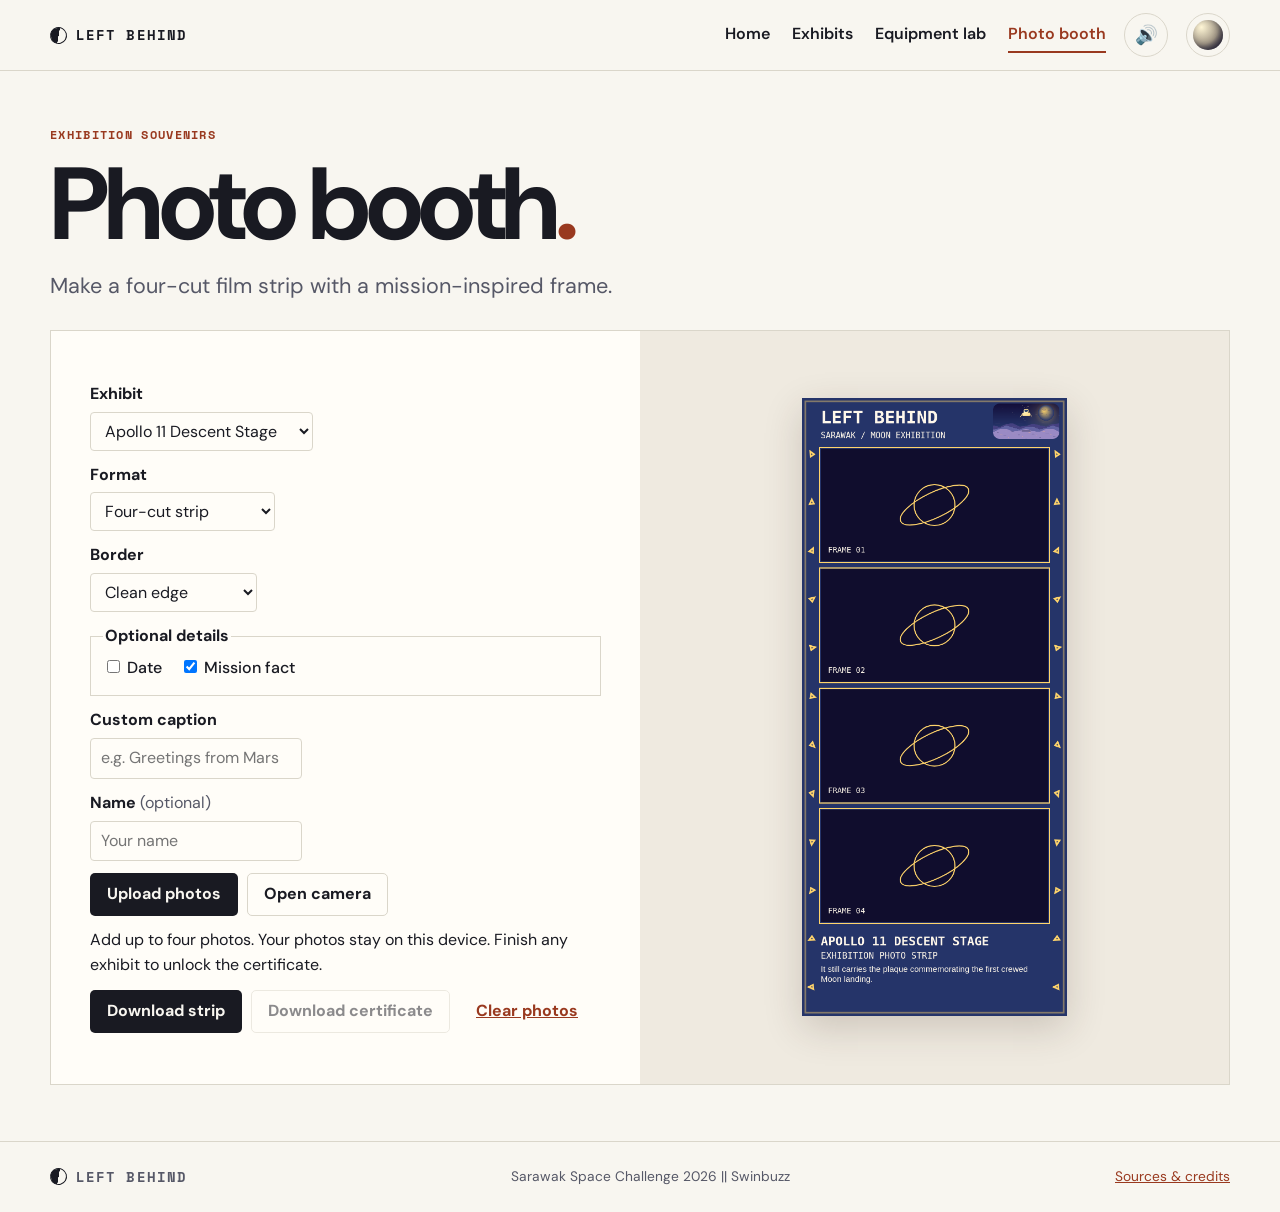
<file: booth.html>
<!doctype html>
<html lang="en"><head><meta charset="utf-8"><meta name="viewport" content="width=device-width, initial-scale=1"><meta name="theme-color" content="#f8f6f0"><title>Photo booth | Left Behind</title><link rel="stylesheet" href="assets/site.css?v=swinbuzz-2"><script defer src="assets/photos.js?v=swinbuzz-2"></script><script defer src="assets/exhibits.js"></script><script defer src="assets/cartoon.js?v=swinbuzz-2"></script><script defer src="assets/site.js?v=swinbuzz-3"></script></head>
<body><a class="skip" href="#main">Skip to content</a><header><div class="wrap header-inner"><a class="wordmark" href="index.html"><i aria-hidden="true"></i> LEFT BEHIND</a><nav aria-label="Main navigation"><a href="index.html">Home</a><a href="exhibits.html">Exhibits</a><a href="workshop.html">Equipment lab</a><a href="booth.html" aria-current="page">Photo booth</a></nav><button type="button" class="theme-orb" data-theme-switch aria-label="Change theme"><span aria-hidden="true"></span></button></div></header>
<main id="main" class="wrap"><section class="page-heading"><p class="kicker">EXHIBITION SOUVENIRS</p><h1>Photo booth<span>.</span></h1><p class="lede">Make a four-cut film strip with a mission-inspired frame.</p></section>
<section class="booth" data-booth><div class="booth-controls"><label for="booth-exhibit">Exhibit</label><select id="booth-exhibit"><option value="apollo-11">Apollo 11 Descent Stage</option><option value="apollo-14">Apollo 14 Golf Balls</option><option value="apollo-15">Apollo 15 Laser Reflector</option><option value="apollo-16">Apollo 16 Family Photo</option><option value="apollo-17">Apollo 17 Lunar Rover</option><option value="sojourner">Sojourner</option><option value="viking-1">Viking 1 Lander</option><option value="spirit">Spirit</option><option value="opportunity">Opportunity</option><option value="insight">InSight</option><option value="surveyor-3">Surveyor 3</option><option value="phoenix">Phoenix Lander</option><option value="ingenuity">Ingenuity Helicopter</option><option value="pioneer-10">Pioneer 10</option><option value="dawn">Dawn</option><option value="near-shoemaker">NEAR Shoemaker</option><option value="kepler">Kepler Space Telescope</option></select><label for="booth-size">Format</label><select id="booth-size"><option value="strip">Four-cut strip</option><option value="square">Square grid</option><option value="story">Vertical story (9:16)</option></select><label for="booth-border">Border</label><select id="booth-border"><option value="plain">Clean edge</option><option value="film">Film perforations</option><option value="stars">Star border</option></select><fieldset class="booth-addons"><legend>Optional details</legend><label><input type="checkbox" id="booth-date"> Date</label><label><input type="checkbox" id="booth-fact" checked> Mission fact</label></fieldset><label for="booth-caption">Custom caption</label><input id="booth-caption" maxlength="48" placeholder="e.g. Greetings from Mars"><label for="booth-name">Name <span>(optional)</span></label><input id="booth-name" maxlength="32" placeholder="Your name"><div class="actions"><label class="button primary upload">Upload photos<input id="photo-upload" type="file" accept="image/*" multiple></label><button type="button" id="start-camera" class="button subtle">Open camera</button><button type="button" id="capture-photo" class="button subtle" hidden>Take photo</button><button type="button" id="stop-camera" class="button subtle" hidden>Close camera</button></div><video id="booth-camera" playsinline autoplay muted hidden></video><p id="booth-status" role="status">Add up to four photos. Your photos stay on this device.</p><div class="actions"><button type="button" class="button primary" id="download-strip">Download strip</button><button type="button" class="button subtle" id="download-certificate">Download certificate</button><button type="button" class="button text-button" id="clear-photos">Clear photos</button></div></div><div class="booth-preview"><canvas id="strip" width="480" height="1120" aria-label="Four-frame photo strip preview"></canvas></div></section></main><footer><div class="wrap footer-inner"><a class="wordmark" href="index.html"><i aria-hidden="true"></i> LEFT BEHIND</a><span>Sarawak Space Challenge 2026 <span aria-hidden="true">||</span> Swinbuzz</span><a href="credits.html">Sources &amp; credits</a></div></footer></body></html>
</file>
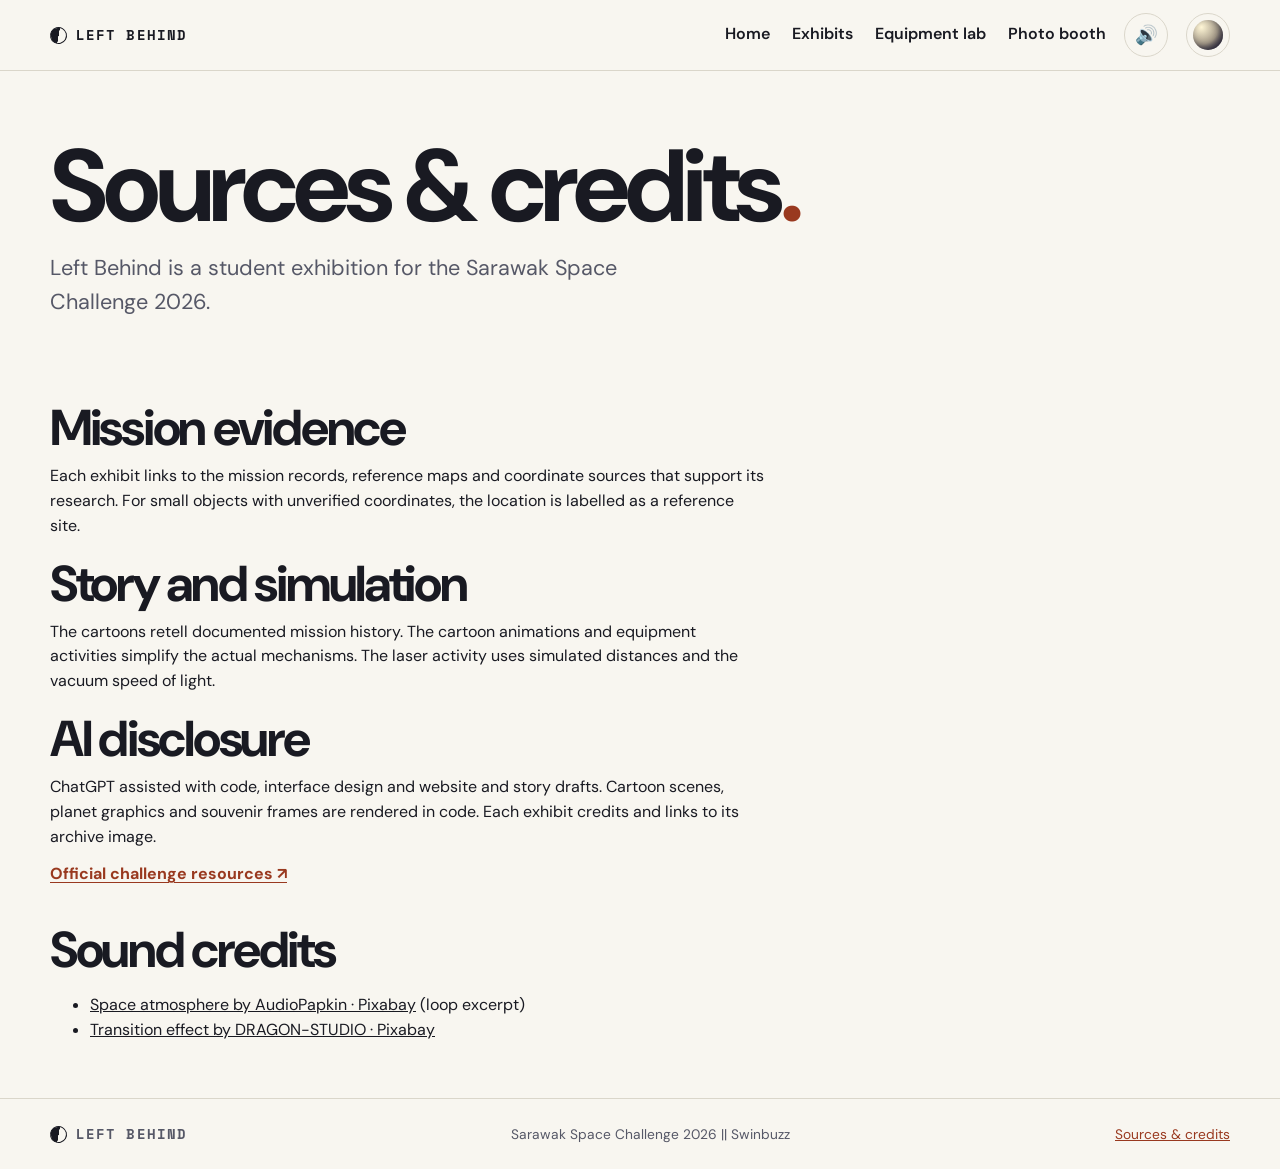
<file: credits.html>
<!doctype html>
<html lang="en"><head><meta charset="utf-8"><meta name="viewport" content="width=device-width, initial-scale=1"><meta name="theme-color" content="#f8f6f0"><title>Sources and credits | Left Behind</title><link rel="stylesheet" href="assets/site.css?v=swinbuzz-2"><script defer src="assets/photos.js?v=swinbuzz-2"></script><script defer src="assets/site.js?v=swinbuzz-2"></script></head>
<body><a class="skip" href="#main">Skip to content</a><header><div class="wrap header-inner"><a class="wordmark" href="index.html"><i aria-hidden="true"></i> LEFT BEHIND</a><nav aria-label="Main navigation"><a href="index.html">Home</a><a href="exhibits.html">Exhibits</a><a href="workshop.html">Equipment lab</a><a href="booth.html">Photo booth</a></nav><button type="button" class="theme-orb" data-theme-switch aria-label="Change theme"><span aria-hidden="true"></span></button></div></header>
<main id="main" class="wrap"><section class="page-heading"><h1>Sources &amp; credits<span>.</span></h1><p class="lede">Left Behind is a student exhibition for the Sarawak Space Challenge 2026.</p></section><section class="section credit-copy"><h2>Mission evidence</h2><p>Each exhibit links to the mission records, reference maps and coordinate sources that support its research. For small objects with unverified coordinates, the location is labelled as a reference site.</p><h2>Story and simulation</h2><p>The cartoons retell documented mission history. The cartoon animations and equipment activities simplify the actual mechanisms. The laser activity uses simulated distances and the vacuum speed of light.</p><h2>AI disclosure</h2><p>ChatGPT assisted with code, interface design and website and story drafts. Cartoon scenes, planet graphics and souvenir frames are rendered in code. Each exhibit credits and links to its archive image.</p><p><a class="inline-link" href="https://www.spaceappschallenge.org/2026/challenges/nasas-discarded-equipment-storytelling/?tab=resources" target="_blank" rel="noopener noreferrer">Official challenge resources ↗</a></p></section><h2>Sound credits</h2><ul><li><a href="https://pixabay.com/sound-effects/film-special-effects-ambient-soundscapes-001-space-atmosphere-303246/" target="_blank" rel="noopener noreferrer">Space atmosphere by AudioPapkin · Pixabay</a> (loop excerpt)</li><li><a href="https://pixabay.com/sound-effects/film-special-effects-flipping-book-page-499646/" target="_blank" rel="noopener noreferrer">Transition effect by DRAGON-STUDIO · Pixabay</a></li></ul></main><footer><div class="wrap footer-inner"><a class="wordmark" href="index.html"><i aria-hidden="true"></i> LEFT BEHIND</a><span>Sarawak Space Challenge 2026 <span aria-hidden="true">||</span> Swinbuzz</span><a href="credits.html">Sources &amp; credits</a></div></footer></body></html>
</file>
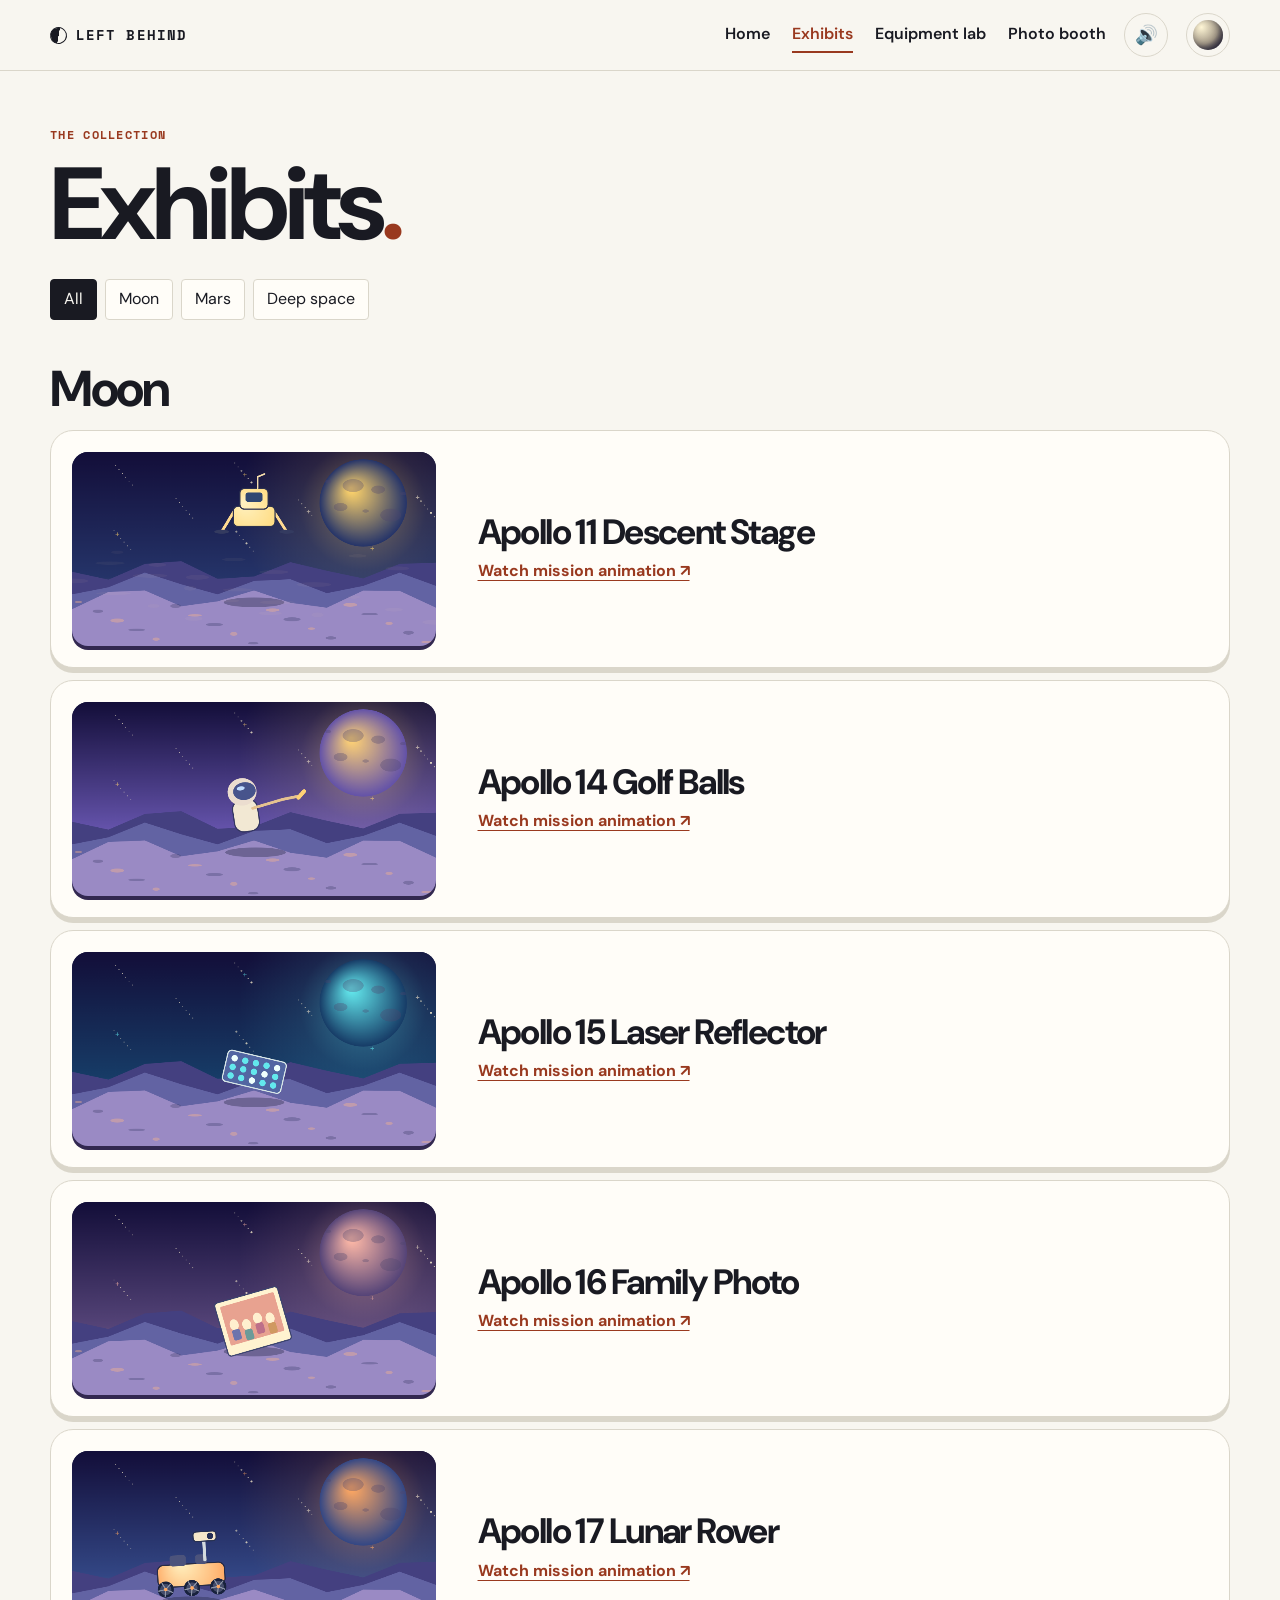
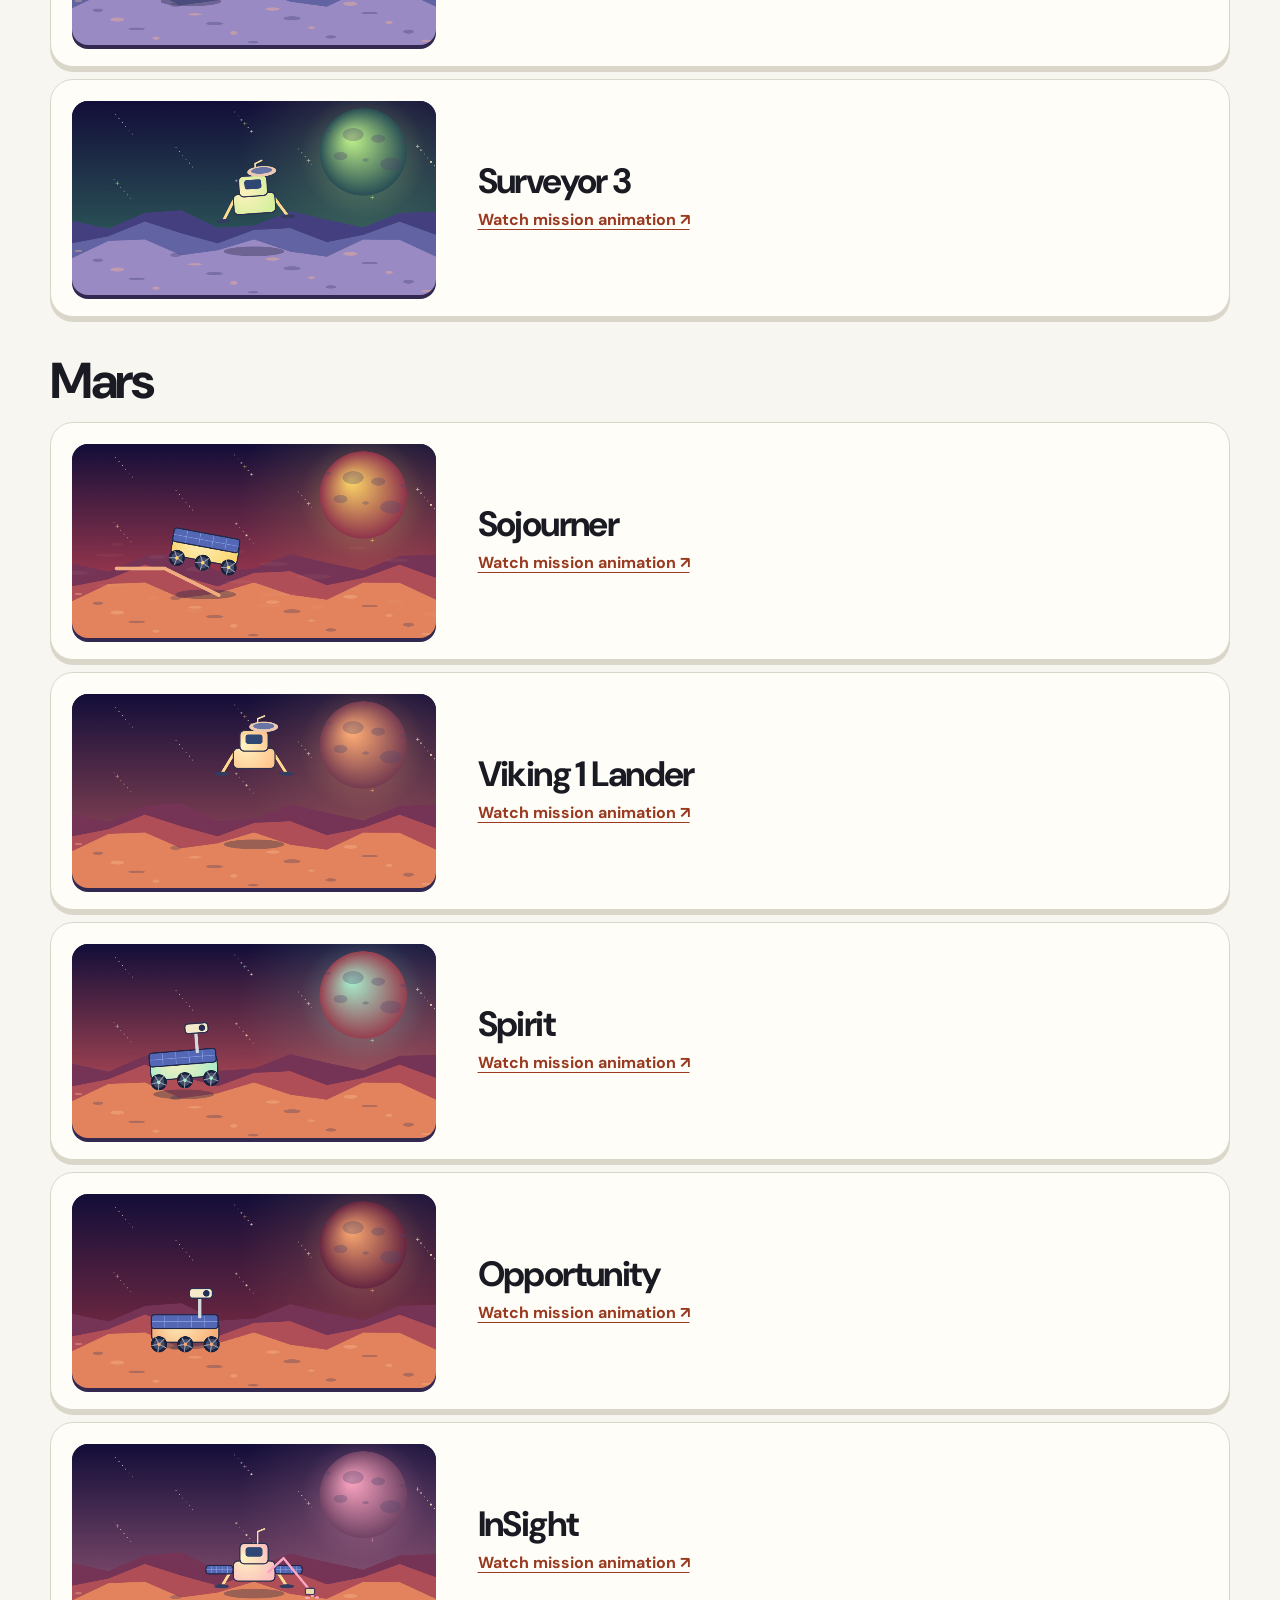
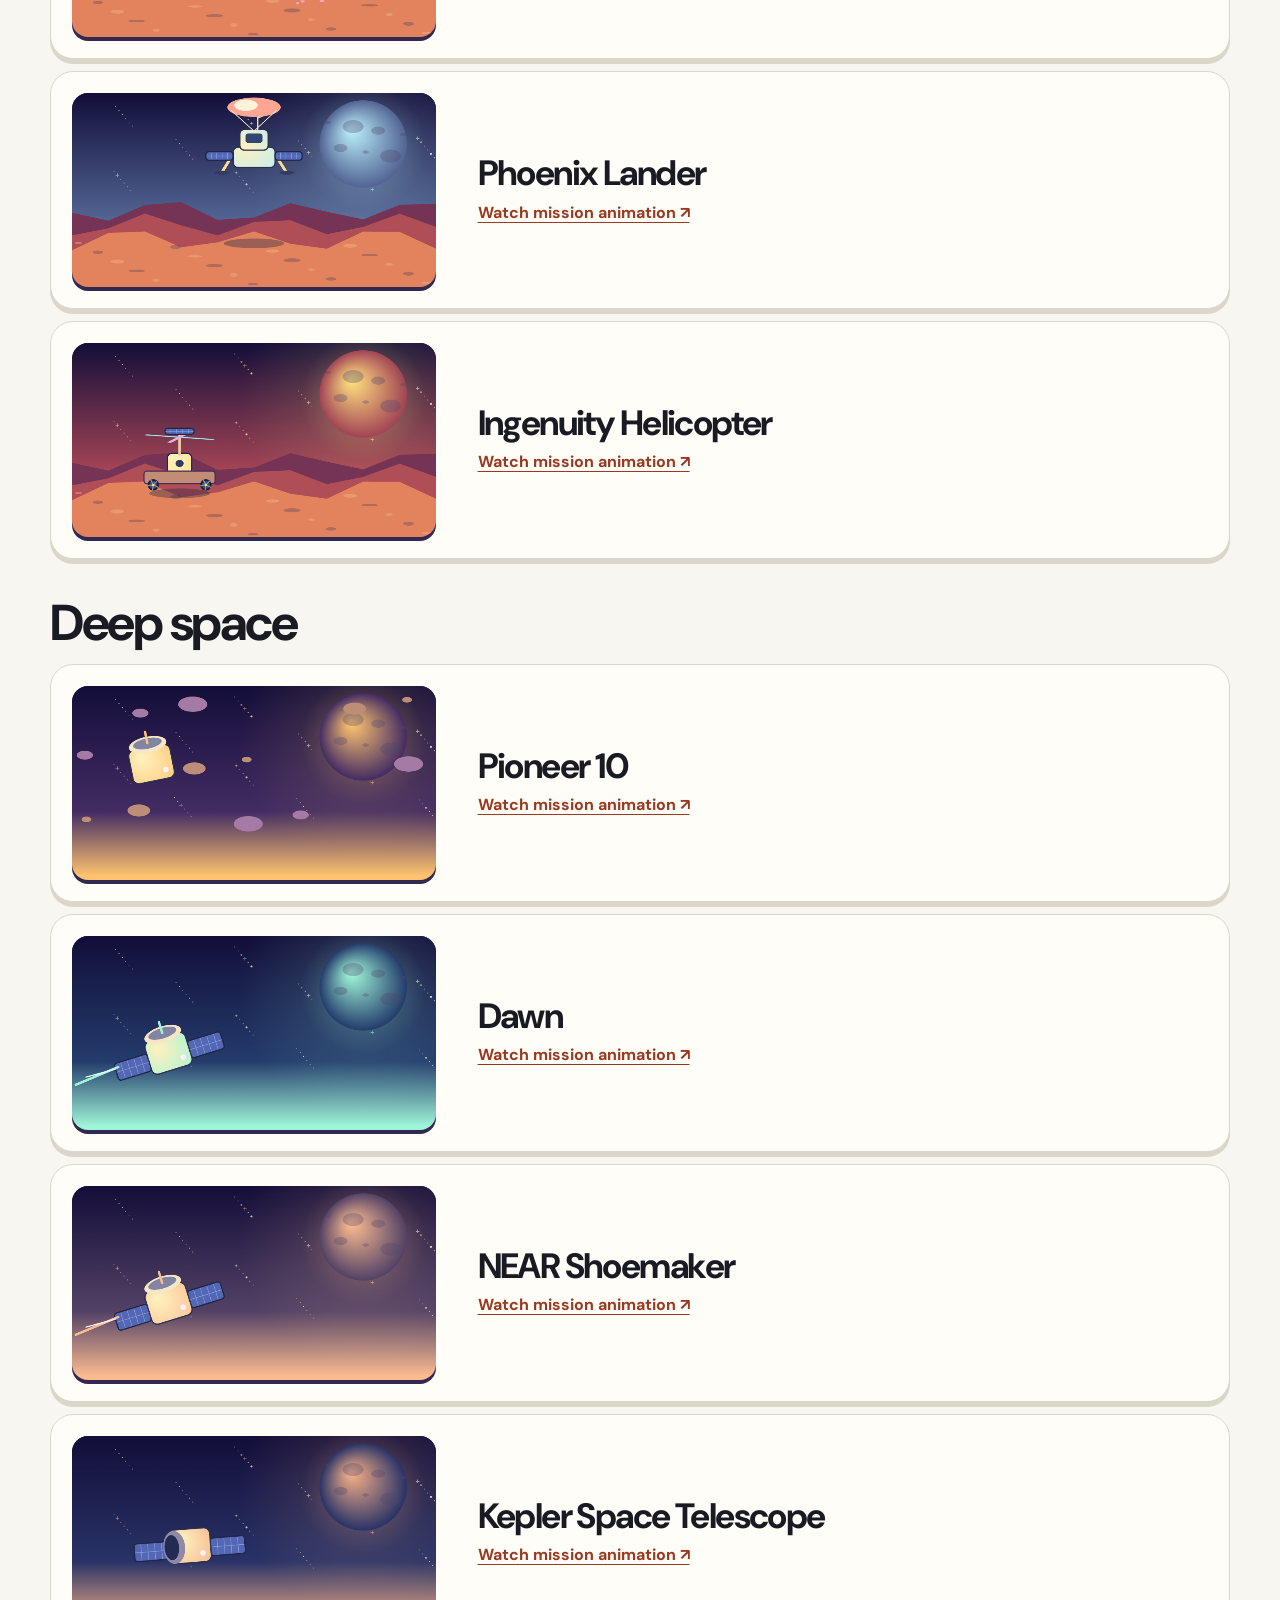
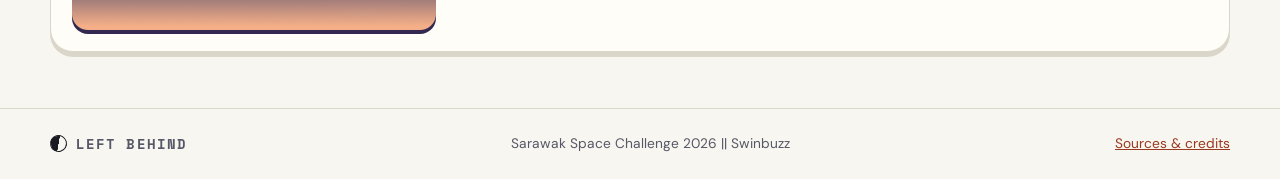
<file: exhibits.html>
<!doctype html>
<html lang="en"><head><meta charset="utf-8"><meta name="viewport" content="width=device-width, initial-scale=1"><meta name="theme-color" content="#f8f6f0"><title>Exhibits | Left Behind</title><link rel="stylesheet" href="assets/site.css?v=swinbuzz-2"><script defer src="assets/photos.js?v=swinbuzz-2"></script><script defer src="assets/cartoon.js?v=swinbuzz-2"></script><script defer src="assets/site.js?v=swinbuzz-2"></script></head>
<body><a class="skip" href="#main">Skip to content</a><header><div class="wrap header-inner"><a class="wordmark" href="index.html"><i aria-hidden="true"></i> LEFT BEHIND</a><nav aria-label="Main navigation"><a href="index.html">Home</a><a href="exhibits.html" aria-current="page">Exhibits</a><a href="workshop.html">Equipment lab</a><a href="booth.html">Photo booth</a></nav><button type="button" class="theme-orb" data-theme-switch aria-label="Change theme"><span aria-hidden="true"></span></button></div></header>
<main id="main" class="wrap"><section class="page-heading"><p class="kicker">THE COLLECTION</p><h1>Exhibits<span>.</span></h1><p class="lede"></p><div class="filters" aria-label="Filter by destination"><button type="button" data-filter="all" aria-pressed="true">All</button><button type="button" data-filter="Moon" aria-pressed="false">Moon</button><button type="button" data-filter="Mars" aria-pressed="false">Mars</button><button type="button" data-filter="Deep space" aria-pressed="false">Deep space</button></div></section><section class="world-group" data-world-group="Moon"><h2>Moon</h2><div class="cartoon-list"><article class="cartoon-row"><a class="cartoon-tile" href="stories/apollo-11.html" aria-label="Open Apollo 11 Descent Stage" data-cartoon="apollo-11" data-preview><canvas width="900" height="480" aria-hidden="true"></canvas></a><div><h3><a href="stories/apollo-11.html">Apollo 11 Descent Stage</a></h3><a class="inline-link" href="stories/apollo-11.html">Watch mission animation ↗</a></div></article><article class="cartoon-row"><a class="cartoon-tile" href="stories/apollo-14.html" aria-label="Open Apollo 14 Golf Balls" data-cartoon="apollo-14" data-preview><canvas width="900" height="480" aria-hidden="true"></canvas></a><div><h3><a href="stories/apollo-14.html">Apollo 14 Golf Balls</a></h3><a class="inline-link" href="stories/apollo-14.html">Watch mission animation ↗</a></div></article><article class="cartoon-row"><a class="cartoon-tile" href="stories/apollo-15.html" aria-label="Open Apollo 15 Laser Reflector" data-cartoon="apollo-15" data-preview><canvas width="900" height="480" aria-hidden="true"></canvas></a><div><h3><a href="stories/apollo-15.html">Apollo 15 Laser Reflector</a></h3><a class="inline-link" href="stories/apollo-15.html">Watch mission animation ↗</a></div></article><article class="cartoon-row"><a class="cartoon-tile" href="stories/apollo-16.html" aria-label="Open Apollo 16 Family Photo" data-cartoon="apollo-16" data-preview><canvas width="900" height="480" aria-hidden="true"></canvas></a><div><h3><a href="stories/apollo-16.html">Apollo 16 Family Photo</a></h3><a class="inline-link" href="stories/apollo-16.html">Watch mission animation ↗</a></div></article><article class="cartoon-row"><a class="cartoon-tile" href="stories/apollo-17.html" aria-label="Open Apollo 17 Lunar Rover" data-cartoon="apollo-17" data-preview><canvas width="900" height="480" aria-hidden="true"></canvas></a><div><h3><a href="stories/apollo-17.html">Apollo 17 Lunar Rover</a></h3><a class="inline-link" href="stories/apollo-17.html">Watch mission animation ↗</a></div></article><article class="cartoon-row"><a class="cartoon-tile" href="stories/surveyor-3.html" aria-label="Open Surveyor 3" data-cartoon="surveyor-3" data-preview><canvas width="900" height="480" aria-hidden="true"></canvas></a><div><h3><a href="stories/surveyor-3.html">Surveyor 3</a></h3><a class="inline-link" href="stories/surveyor-3.html">Watch mission animation ↗</a></div></article></div></section><section class="world-group" data-world-group="Mars"><h2>Mars</h2><div class="cartoon-list"><article class="cartoon-row"><a class="cartoon-tile" href="stories/sojourner.html" aria-label="Open Sojourner" data-cartoon="sojourner" data-preview><canvas width="900" height="480" aria-hidden="true"></canvas></a><div><h3><a href="stories/sojourner.html">Sojourner</a></h3><a class="inline-link" href="stories/sojourner.html">Watch mission animation ↗</a></div></article><article class="cartoon-row"><a class="cartoon-tile" href="stories/viking-1.html" aria-label="Open Viking 1 Lander" data-cartoon="viking-1" data-preview><canvas width="900" height="480" aria-hidden="true"></canvas></a><div><h3><a href="stories/viking-1.html">Viking 1 Lander</a></h3><a class="inline-link" href="stories/viking-1.html">Watch mission animation ↗</a></div></article><article class="cartoon-row"><a class="cartoon-tile" href="stories/spirit.html" aria-label="Open Spirit" data-cartoon="spirit" data-preview><canvas width="900" height="480" aria-hidden="true"></canvas></a><div><h3><a href="stories/spirit.html">Spirit</a></h3><a class="inline-link" href="stories/spirit.html">Watch mission animation ↗</a></div></article><article class="cartoon-row"><a class="cartoon-tile" href="stories/opportunity.html" aria-label="Open Opportunity" data-cartoon="opportunity" data-preview><canvas width="900" height="480" aria-hidden="true"></canvas></a><div><h3><a href="stories/opportunity.html">Opportunity</a></h3><a class="inline-link" href="stories/opportunity.html">Watch mission animation ↗</a></div></article><article class="cartoon-row"><a class="cartoon-tile" href="stories/insight.html" aria-label="Open InSight" data-cartoon="insight" data-preview><canvas width="900" height="480" aria-hidden="true"></canvas></a><div><h3><a href="stories/insight.html">InSight</a></h3><a class="inline-link" href="stories/insight.html">Watch mission animation ↗</a></div></article><article class="cartoon-row"><a class="cartoon-tile" href="stories/phoenix.html" aria-label="Open Phoenix Lander" data-cartoon="phoenix" data-preview><canvas width="900" height="480" aria-hidden="true"></canvas></a><div><h3><a href="stories/phoenix.html">Phoenix Lander</a></h3><a class="inline-link" href="stories/phoenix.html">Watch mission animation ↗</a></div></article><article class="cartoon-row"><a class="cartoon-tile" href="stories/ingenuity.html" aria-label="Open Ingenuity Helicopter" data-cartoon="ingenuity" data-preview><canvas width="900" height="480" aria-hidden="true"></canvas></a><div><h3><a href="stories/ingenuity.html">Ingenuity Helicopter</a></h3><a class="inline-link" href="stories/ingenuity.html">Watch mission animation ↗</a></div></article></div></section><section class="world-group" data-world-group="Deep space"><h2>Deep space</h2><div class="cartoon-list"><article class="cartoon-row"><a class="cartoon-tile" href="stories/pioneer-10.html" aria-label="Open Pioneer 10" data-cartoon="pioneer-10" data-preview><canvas width="900" height="480" aria-hidden="true"></canvas></a><div><h3><a href="stories/pioneer-10.html">Pioneer 10</a></h3><a class="inline-link" href="stories/pioneer-10.html">Watch mission animation ↗</a></div></article><article class="cartoon-row"><a class="cartoon-tile" href="stories/dawn.html" aria-label="Open Dawn" data-cartoon="dawn" data-preview><canvas width="900" height="480" aria-hidden="true"></canvas></a><div><h3><a href="stories/dawn.html">Dawn</a></h3><a class="inline-link" href="stories/dawn.html">Watch mission animation ↗</a></div></article><article class="cartoon-row"><a class="cartoon-tile" href="stories/near-shoemaker.html" aria-label="Open NEAR Shoemaker" data-cartoon="near-shoemaker" data-preview><canvas width="900" height="480" aria-hidden="true"></canvas></a><div><h3><a href="stories/near-shoemaker.html">NEAR Shoemaker</a></h3><a class="inline-link" href="stories/near-shoemaker.html">Watch mission animation ↗</a></div></article><article class="cartoon-row"><a class="cartoon-tile" href="stories/kepler.html" aria-label="Open Kepler Space Telescope" data-cartoon="kepler" data-preview><canvas width="900" height="480" aria-hidden="true"></canvas></a><div><h3><a href="stories/kepler.html">Kepler Space Telescope</a></h3><a class="inline-link" href="stories/kepler.html">Watch mission animation ↗</a></div></article></div></section></main><footer><div class="wrap footer-inner"><a class="wordmark" href="index.html"><i aria-hidden="true"></i> LEFT BEHIND</a><span>Sarawak Space Challenge 2026 <span aria-hidden="true">||</span> Swinbuzz</span><a href="credits.html">Sources &amp; credits</a></div></footer></body></html>
</file>
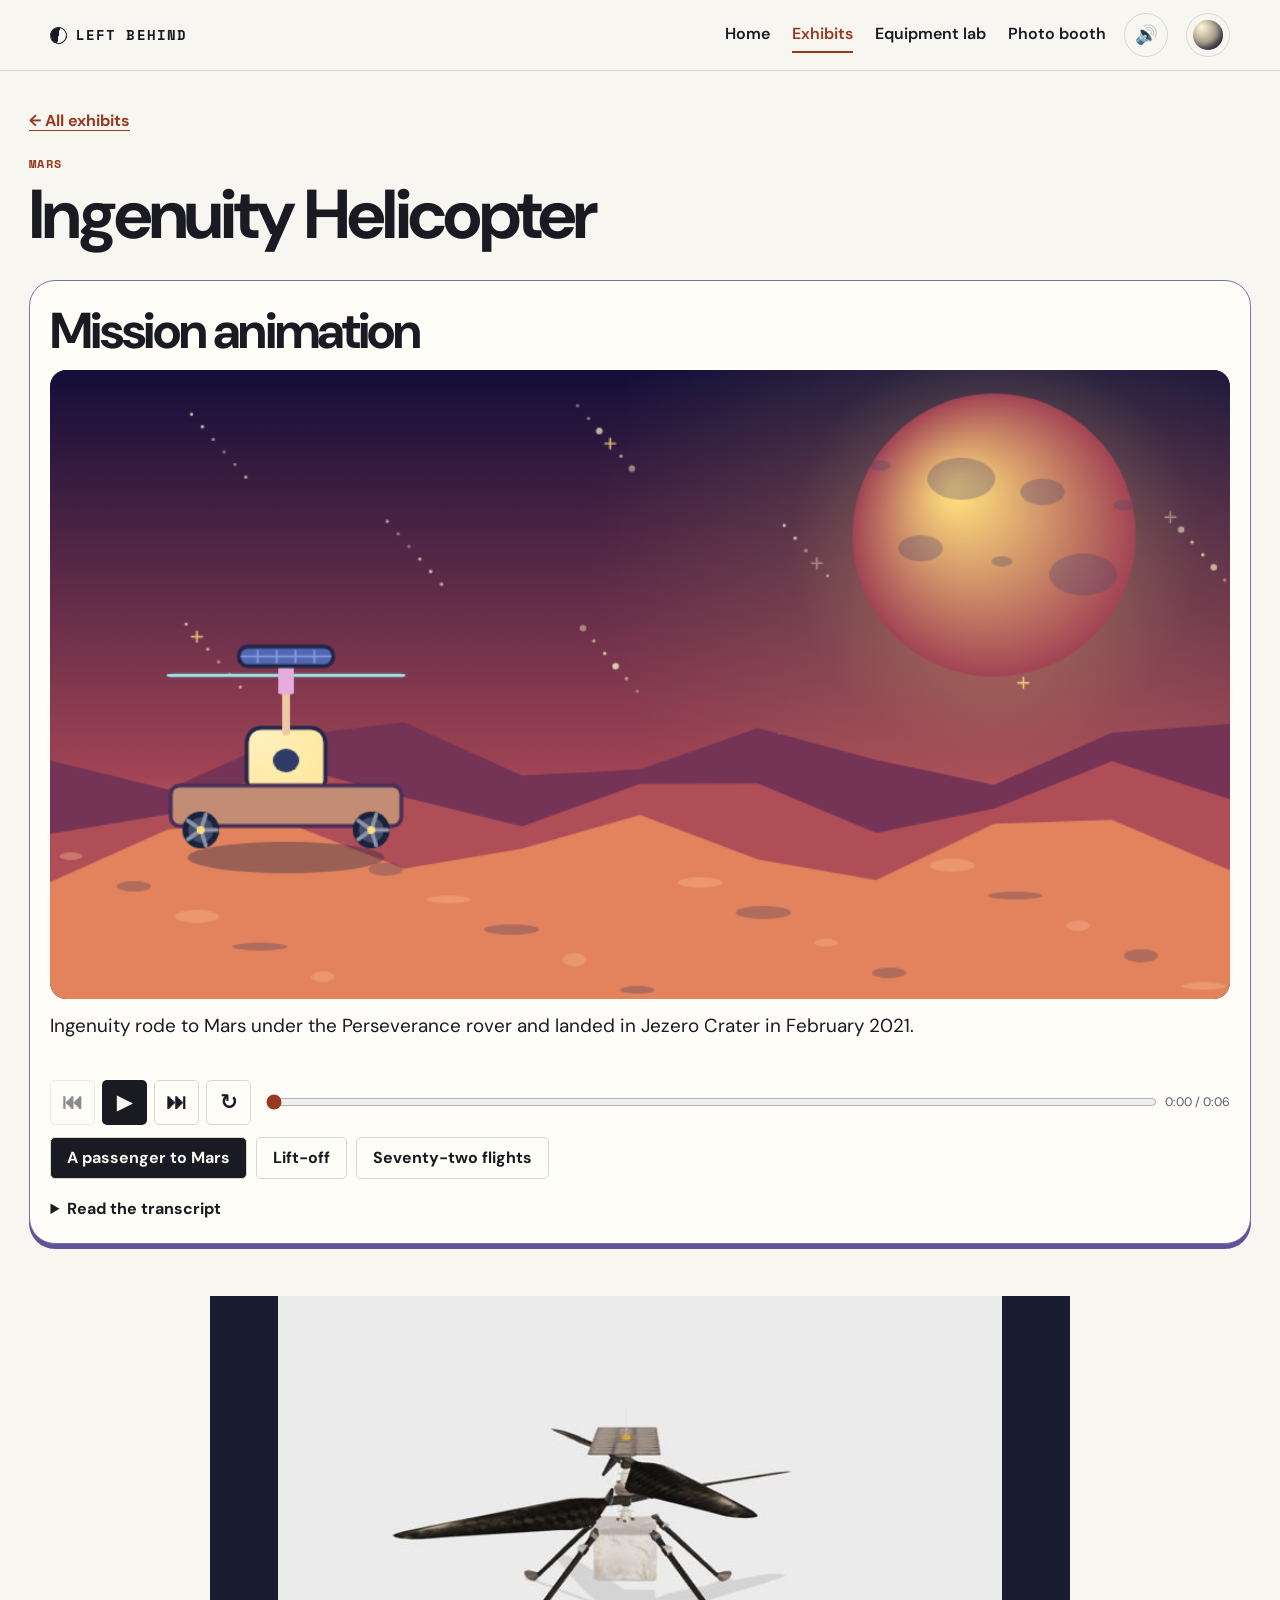
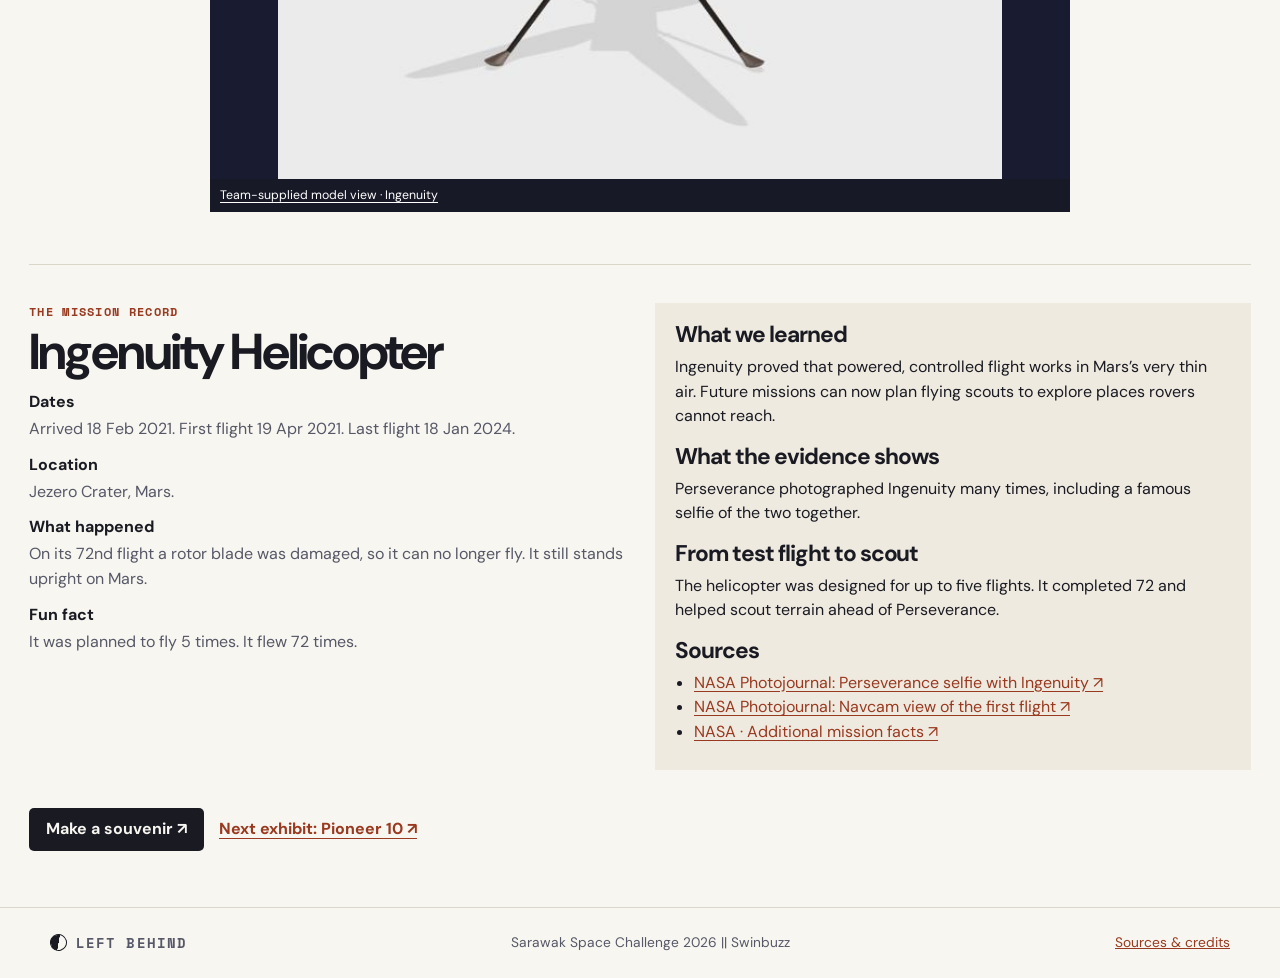
<file: stories/ingenuity.html>
<!doctype html>
<html lang="en"><head><meta charset="utf-8"><meta name="viewport" content="width=device-width, initial-scale=1"><meta name="theme-color" content="#f8f6f0"><title>Ingenuity Helicopter | Left Behind</title><link rel="stylesheet" href="../assets/site.css?v=swinbuzz-2"><script defer src="../assets/photos.js?v=swinbuzz-2"></script><script defer src="../assets/cartoon.js?v=swinbuzz-2"></script><script defer src="../assets/site.js?v=swinbuzz-2"></script></head>
<body><a class="skip" href="#main">Skip to content</a><header><div class="wrap header-inner"><a class="wordmark" href="../index.html"><i aria-hidden="true"></i> LEFT BEHIND</a><nav aria-label="Main navigation"><a href="../index.html">Home</a><a href="../exhibits.html" aria-current="page">Exhibits</a><a href="../workshop.html">Equipment lab</a><a href="../booth.html">Photo booth</a></nav><button type="button" class="theme-orb" data-theme-switch aria-label="Change theme"><span aria-hidden="true"></span></button></div></header>
<main id="main" class="wrap exhibit-story"><section class="story-header"><div><a class="inline-link" href="../exhibits.html">← All exhibits</a><p class="kicker">Mars</p><h1>Ingenuity Helicopter</h1></div></section>
<section class="mission-film" data-cartoon="ingenuity" aria-labelledby="mission-animation"><h2 id="mission-animation">Mission animation</h2><canvas width="900" height="480" role="img" aria-label="Cartoon reconstruction of Ingenuity Helicopter"></canvas><p class="film-caption" aria-live="polite">Ingenuity rode to Mars under the Perseverance rover and landed in Jezero Crater in February 2021.</p><div class="film-controls" role="group" aria-label="Animation controls"><button type="button" class="film-icon button subtle" data-prev-film aria-label="Previous chapter" title="Previous chapter">⏮</button><button type="button" class="film-icon button primary" data-play-film aria-label="Play animation" title="Play animation" aria-pressed="false">▶</button><button type="button" class="film-icon button subtle" data-next-film aria-label="Next chapter" title="Next chapter">⏭</button><button type="button" class="film-icon button subtle" data-replay-film aria-label="Restart chapter" title="Restart chapter">↻</button><input type="range" min="0" max="6" step=".05" data-film-time value="0" aria-label="Chapter progress"><output class="film-clock" aria-hidden="true">0:00 / 0:06</output></div><div class="film-chapters"><button type="button" class="button subtle" data-chapter data-caption="Ingenuity rode to Mars under the Perseverance rover and landed in Jezero Crater in February 2021." aria-pressed="true">A passenger to Mars</button><button type="button" class="button subtle" data-chapter data-caption="On 19 April 2021 it hovered above the ground, making the first powered, controlled flight on another planet." aria-pressed="false">Lift-off</button><button type="button" class="button subtle" data-chapter data-caption="It flew 72 times, about 17 km in total, and scouted the way for the rover. In January 2024 a damaged rotor ended its flying days." aria-pressed="false">Seventy-two flights</button></div><details><summary>Read the transcript</summary><ol><li><strong>A passenger to Mars</strong><p>Ingenuity rode to Mars under the Perseverance rover and landed in Jezero Crater in February 2021.</p></li><li><strong>Lift-off</strong><p>On 19 April 2021 it hovered above the ground, making the first powered, controlled flight on another planet.</p></li><li><strong>Seventy-two flights</strong><p>It flew 72 times, about 17 km in total, and scouted the way for the rover. In January 2024 a damaged rotor ended its flying days.</p></li></ol></details></section>
<section class="archive-photo" aria-label="Exhibit photograph"><figure class="media media-wide" data-photo="ingenuity"><img hidden alt="Ingenuity Helicopter" loading="lazy"><div class="image-placeholder mars"><span class="planet-mark" aria-hidden="true"></span><span class="placeholder-label">Image coming soon</span></div><figcaption hidden></figcaption></figure></section>
<section class="section record"><div><p class="kicker">THE MISSION RECORD</p><h2>Ingenuity Helicopter</h2><dl><dt>Dates</dt><dd>Arrived 18 Feb 2021. First flight 19 Apr 2021. Last flight 18 Jan 2024.</dd><dt>Location</dt><dd>Jezero Crater, Mars.</dd><dt>What happened</dt><dd>On its 72nd flight a rotor blade was damaged, so it can no longer fly. It still stands upright on Mars.</dd><dt>Fun fact</dt><dd>It was planned to fly 5 times. It flew 72 times.</dd></dl></div><div class="research"><h3>What we learned</h3><p>Ingenuity proved that powered, controlled flight works in Mars’s very thin air. Future missions can now plan flying scouts to explore places rovers cannot reach.</p><h3>What the evidence shows</h3><p>Perseverance photographed Ingenuity many times, including a famous selfie of the two together.</p><h3>From test flight to scout</h3><p>The helicopter was designed for up to five flights. It completed 72 and helped scout terrain ahead of Perseverance.</p><h3>Sources</h3><ul><li><a href="https://photojournal.jpl.nasa.gov/catalog/PIA24542" target="_blank" rel="noopener noreferrer">NASA Photojournal: Perseverance selfie with Ingenuity ↗</a></li><li><a href="https://pds-rings.seti.org/press_releases/pages/PIA24xxx/PIA24586.html" target="_blank" rel="noopener noreferrer">NASA Photojournal: Navcam view of the first flight ↗</a></li><li><a href="https://www.nasa.gov/news-release/after-three-years-on-mars-nasas-ingenuity-helicopter-mission-ends/" target="_blank" rel="noopener noreferrer">NASA · Additional mission facts ↗</a></li></ul></div></section>
<section class="story-finish"><a class="button primary" href="../booth.html?exhibit=ingenuity">Make a souvenir ↗</a><a class="inline-link" href="pioneer-10.html">Next exhibit: Pioneer 10 ↗</a></section></main><footer><div class="wrap footer-inner"><a class="wordmark" href="../index.html"><i aria-hidden="true"></i> LEFT BEHIND</a><span>Sarawak Space Challenge 2026 <span aria-hidden="true">||</span> Swinbuzz</span><a href="../credits.html">Sources &amp; credits</a></div></footer></body></html>
</file>
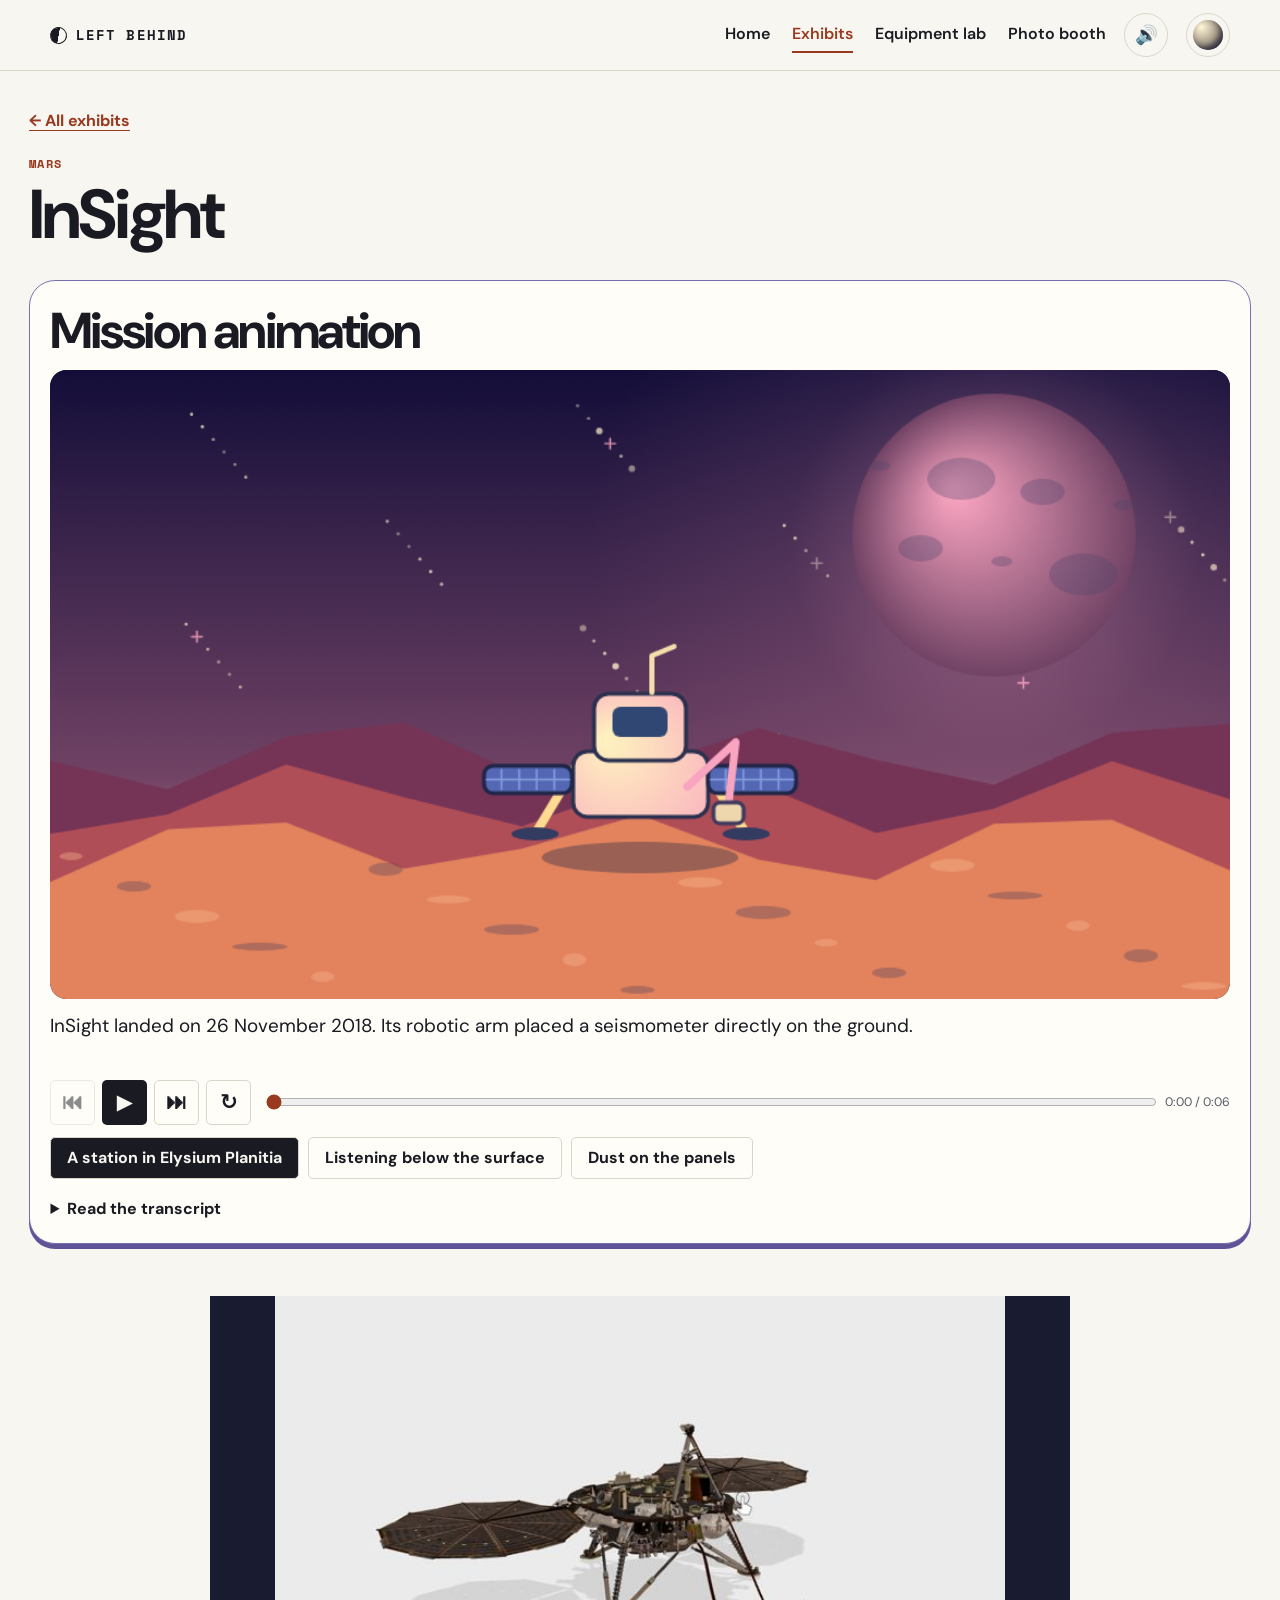
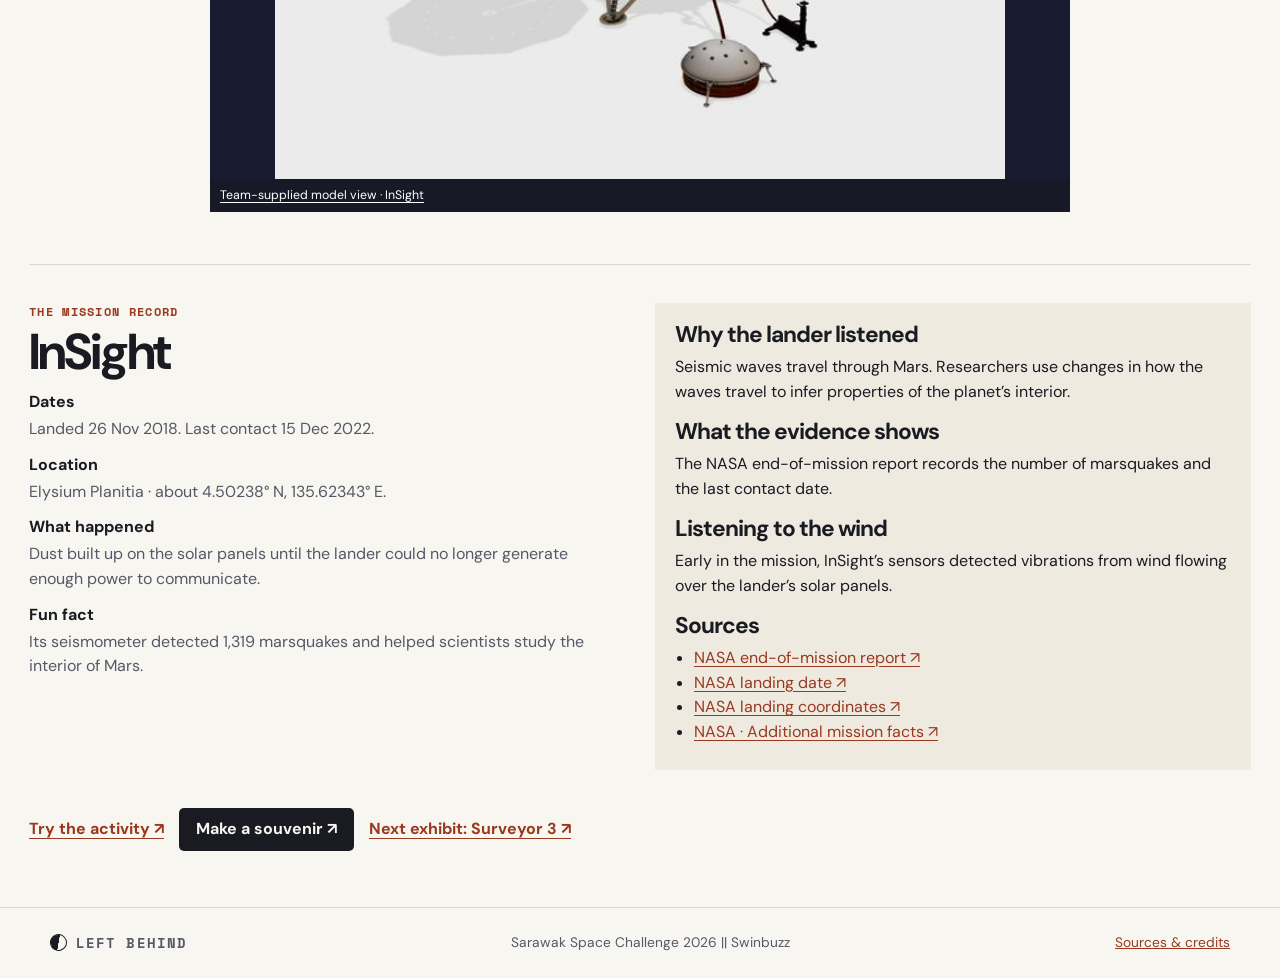
<file: stories/insight.html>
<!doctype html>
<html lang="en"><head><meta charset="utf-8"><meta name="viewport" content="width=device-width, initial-scale=1"><meta name="theme-color" content="#f8f6f0"><title>InSight | Left Behind</title><link rel="stylesheet" href="../assets/site.css?v=swinbuzz-2"><script defer src="../assets/photos.js?v=swinbuzz-2"></script><script defer src="../assets/cartoon.js?v=swinbuzz-2"></script><script defer src="../assets/site.js?v=swinbuzz-2"></script></head>
<body><a class="skip" href="#main">Skip to content</a><header><div class="wrap header-inner"><a class="wordmark" href="../index.html"><i aria-hidden="true"></i> LEFT BEHIND</a><nav aria-label="Main navigation"><a href="../index.html">Home</a><a href="../exhibits.html" aria-current="page">Exhibits</a><a href="../workshop.html">Equipment lab</a><a href="../booth.html">Photo booth</a></nav><button type="button" class="theme-orb" data-theme-switch aria-label="Change theme"><span aria-hidden="true"></span></button></div></header>
<main id="main" class="wrap exhibit-story"><section class="story-header"><div><a class="inline-link" href="../exhibits.html">← All exhibits</a><p class="kicker">Mars</p><h1>InSight</h1></div></section>
<section class="mission-film" data-cartoon="insight" aria-labelledby="mission-animation"><h2 id="mission-animation">Mission animation</h2><canvas width="900" height="480" role="img" aria-label="Cartoon reconstruction of InSight"></canvas><p class="film-caption" aria-live="polite">InSight landed on 26 November 2018. Its robotic arm placed a seismometer directly on the ground.</p><div class="film-controls" role="group" aria-label="Animation controls"><button type="button" class="film-icon button subtle" data-prev-film aria-label="Previous chapter" title="Previous chapter">⏮</button><button type="button" class="film-icon button primary" data-play-film aria-label="Play animation" title="Play animation" aria-pressed="false">▶</button><button type="button" class="film-icon button subtle" data-next-film aria-label="Next chapter" title="Next chapter">⏭</button><button type="button" class="film-icon button subtle" data-replay-film aria-label="Restart chapter" title="Restart chapter">↻</button><input type="range" min="0" max="6" step=".05" data-film-time value="0" aria-label="Chapter progress"><output class="film-clock" aria-hidden="true">0:00 / 0:06</output></div><div class="film-chapters"><button type="button" class="button subtle" data-chapter data-caption="InSight landed on 26 November 2018. Its robotic arm placed a seismometer directly on the ground." aria-pressed="true">A station in Elysium Planitia</button><button type="button" class="button subtle" data-chapter data-caption="The instrument detected 1,319 marsquakes. Scientists used the way seismic waves travelled to study the crust, mantle and core." aria-pressed="false">Listening below the surface</button><button type="button" class="button subtle" data-chapter data-caption="As dust accumulated on its solar panels, the lander generated less power. Its final contact with Earth came on 15 December 2022." aria-pressed="false">Dust on the panels</button></div><details><summary>Read the transcript</summary><ol><li><strong>A station in Elysium Planitia</strong><p>InSight landed on 26 November 2018. Its robotic arm placed a seismometer directly on the ground.</p></li><li><strong>Listening below the surface</strong><p>The instrument detected 1,319 marsquakes. Scientists used the way seismic waves travelled to study the crust, mantle and core.</p></li><li><strong>Dust on the panels</strong><p>As dust accumulated on its solar panels, the lander generated less power. Its final contact with Earth came on 15 December 2022.</p></li></ol></details></section>
<section class="archive-photo" aria-label="Exhibit photograph"><figure class="media media-wide" data-photo="insight"><img hidden alt="InSight" loading="lazy"><div class="image-placeholder mars"><span class="planet-mark" aria-hidden="true"></span><span class="placeholder-label">Image coming soon</span></div><figcaption hidden></figcaption></figure></section>
<section class="section record"><div><p class="kicker">THE MISSION RECORD</p><h2>InSight</h2><dl><dt>Dates</dt><dd>Landed 26 Nov 2018. Last contact 15 Dec 2022.</dd><dt>Location</dt><dd>Elysium Planitia · about 4.50238° N, 135.62343° E.</dd><dt>What happened</dt><dd>Dust built up on the solar panels until the lander could no longer generate enough power to communicate.</dd><dt>Fun fact</dt><dd>Its seismometer detected 1,319 marsquakes and helped scientists study the interior of Mars.</dd></dl></div><div class="research"><h3>Why the lander listened</h3><p>Seismic waves travel through Mars. Researchers use changes in how the waves travel to infer properties of the planet’s interior.</p><h3>What the evidence shows</h3><p>The NASA end-of-mission report records the number of marsquakes and the last contact date.</p><h3>Listening to the wind</h3><p>Early in the mission, InSight’s sensors detected vibrations from wind flowing over the lander’s solar panels.</p><h3>Sources</h3><ul><li><a href="https://www.nasa.gov/missions/insight/nasa-retires-insight-mars-lander-mission-after-years-of-science/" target="_blank" rel="noopener noreferrer">NASA end-of-mission report ↗</a></li><li><a href="https://www.jpl.nasa.gov/news/press_kits/insight/landing/facts/" target="_blank" rel="noopener noreferrer">NASA landing date ↗</a></li><li><a href="https://ntrs.nasa.gov/api/citations/20200002910/downloads/20200002910.pdf" target="_blank" rel="noopener noreferrer">NASA landing coordinates ↗</a></li><li><a href="https://science.nasa.gov/mission/insight/" target="_blank" rel="noopener noreferrer">NASA · Additional mission facts ↗</a></li></ul></div></section>
<section class="story-finish"><a class="inline-link" href="../workshop.html#insight">Try the activity ↗</a><a class="button primary" href="../booth.html?exhibit=insight">Make a souvenir ↗</a><a class="inline-link" href="surveyor-3.html">Next exhibit: Surveyor 3 ↗</a></section></main><footer><div class="wrap footer-inner"><a class="wordmark" href="../index.html"><i aria-hidden="true"></i> LEFT BEHIND</a><span>Sarawak Space Challenge 2026 <span aria-hidden="true">||</span> Swinbuzz</span><a href="../credits.html">Sources &amp; credits</a></div></footer></body></html>
</file>
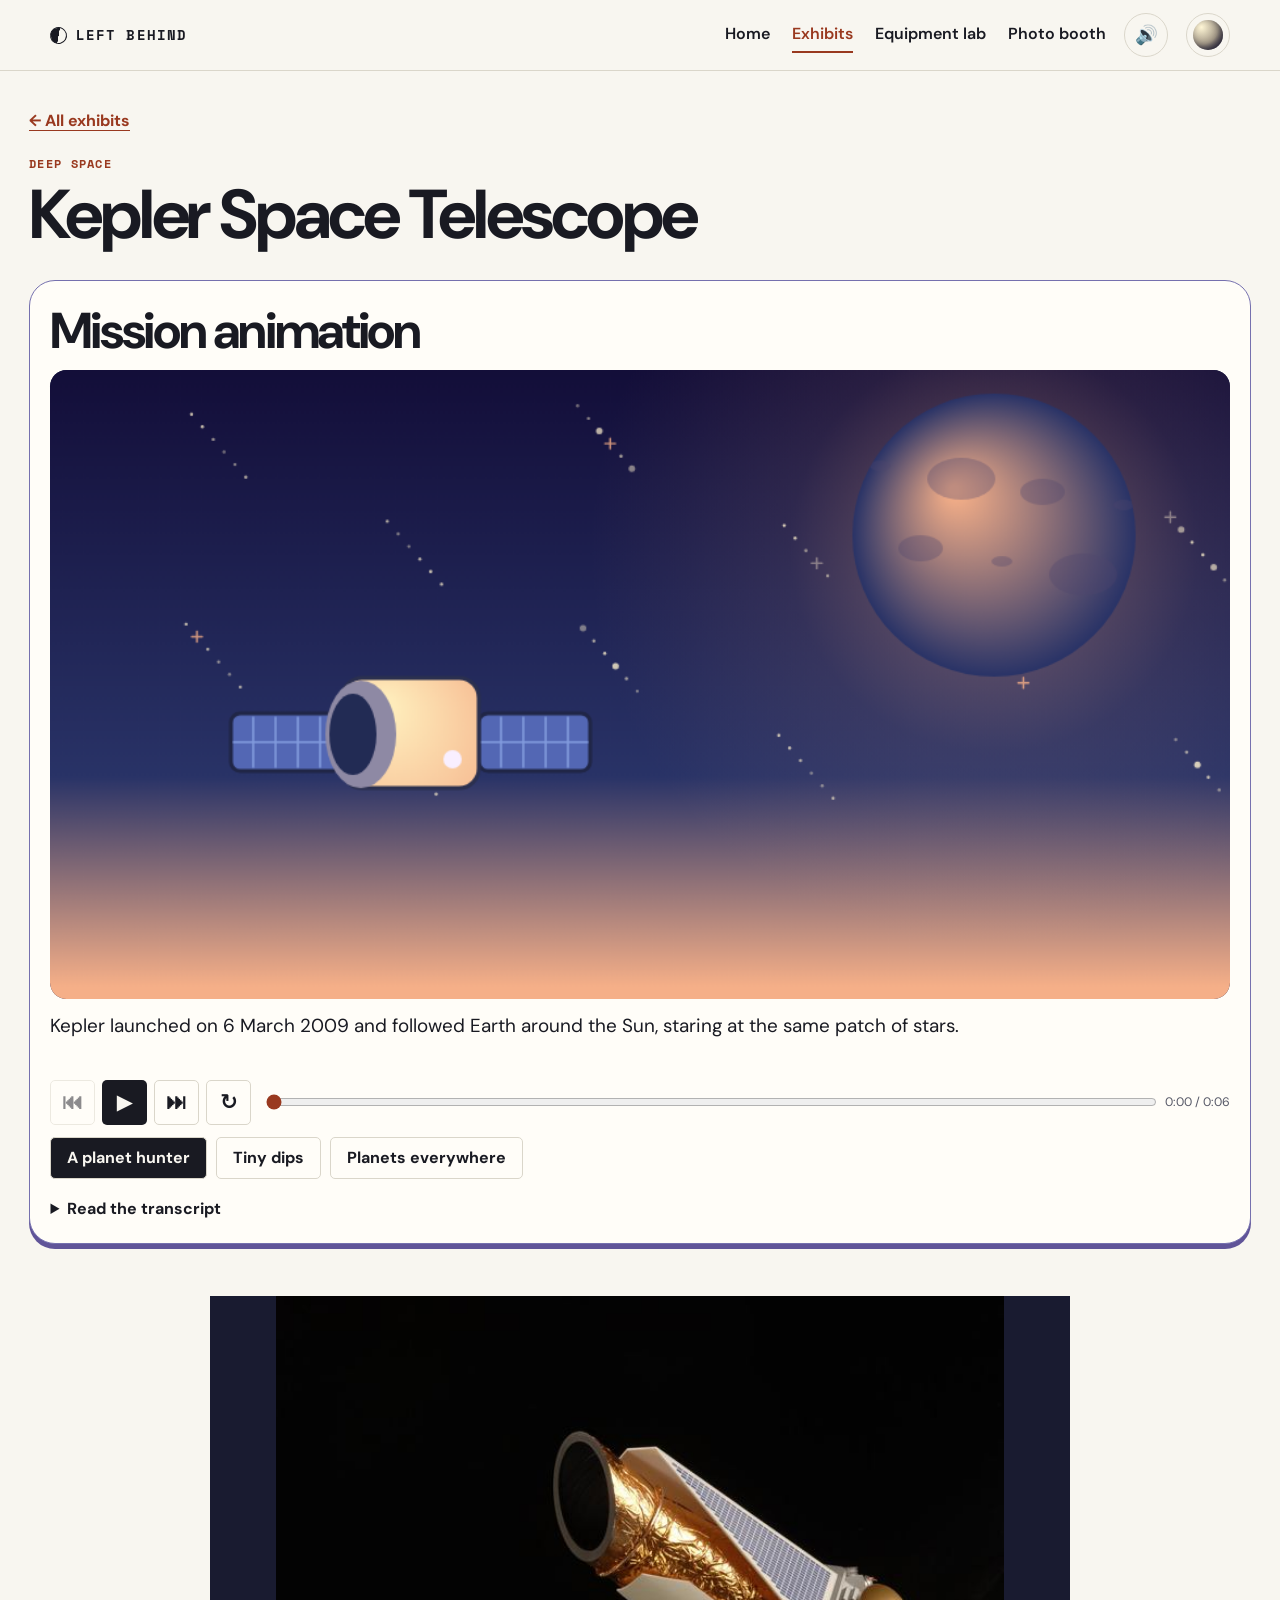
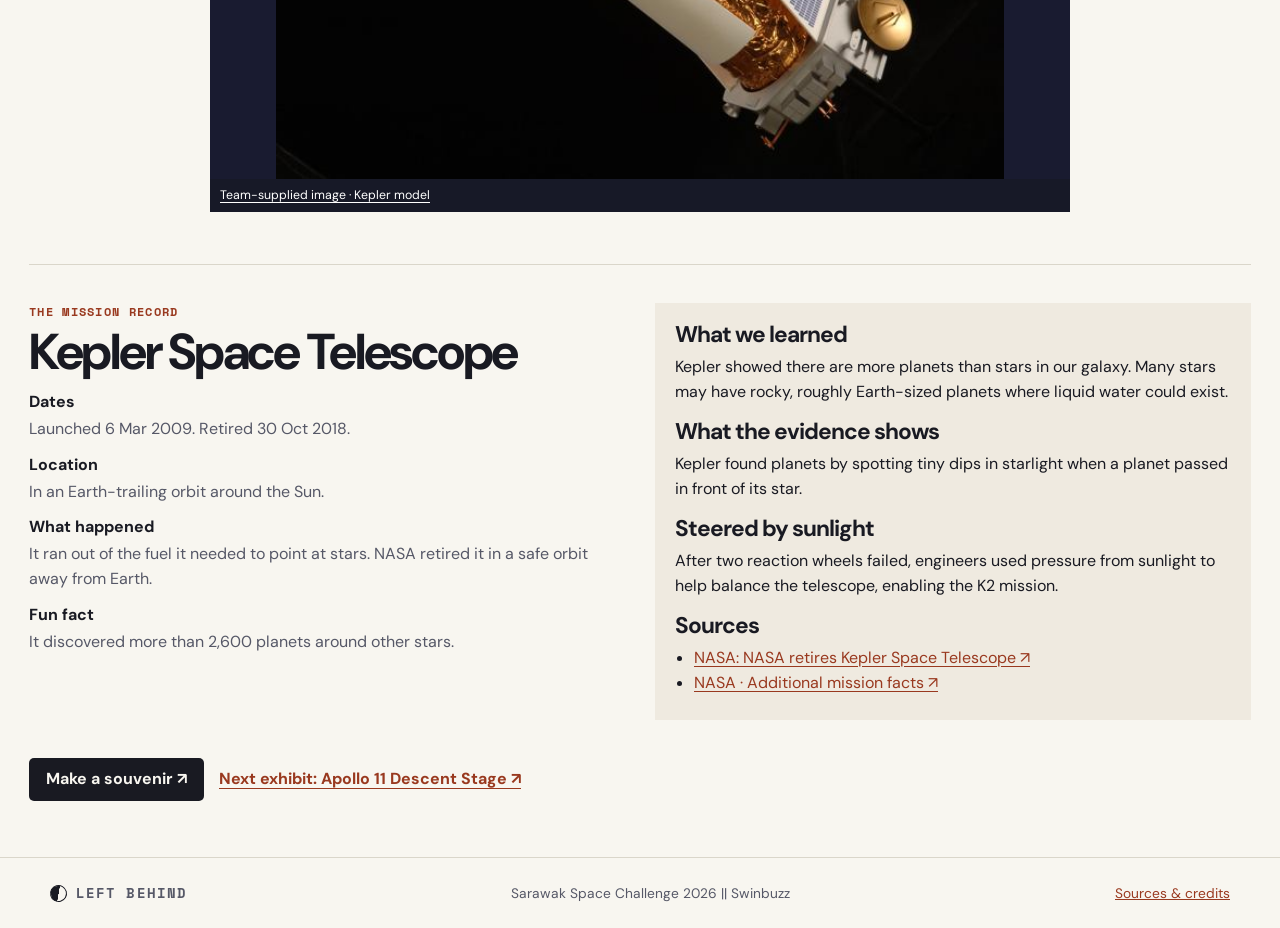
<file: stories/kepler.html>
<!doctype html>
<html lang="en"><head><meta charset="utf-8"><meta name="viewport" content="width=device-width, initial-scale=1"><meta name="theme-color" content="#f8f6f0"><title>Kepler Space Telescope | Left Behind</title><link rel="stylesheet" href="../assets/site.css?v=swinbuzz-2"><script defer src="../assets/photos.js?v=swinbuzz-2"></script><script defer src="../assets/cartoon.js?v=swinbuzz-2"></script><script defer src="../assets/site.js?v=swinbuzz-2"></script></head>
<body><a class="skip" href="#main">Skip to content</a><header><div class="wrap header-inner"><a class="wordmark" href="../index.html"><i aria-hidden="true"></i> LEFT BEHIND</a><nav aria-label="Main navigation"><a href="../index.html">Home</a><a href="../exhibits.html" aria-current="page">Exhibits</a><a href="../workshop.html">Equipment lab</a><a href="../booth.html">Photo booth</a></nav><button type="button" class="theme-orb" data-theme-switch aria-label="Change theme"><span aria-hidden="true"></span></button></div></header>
<main id="main" class="wrap exhibit-story"><section class="story-header"><div><a class="inline-link" href="../exhibits.html">← All exhibits</a><p class="kicker">Deep space</p><h1>Kepler Space Telescope</h1></div></section>
<section class="mission-film" data-cartoon="kepler" aria-labelledby="mission-animation"><h2 id="mission-animation">Mission animation</h2><canvas width="900" height="480" role="img" aria-label="Cartoon reconstruction of Kepler Space Telescope"></canvas><p class="film-caption" aria-live="polite">Kepler launched on 6 March 2009 and followed Earth around the Sun, staring at the same patch of stars.</p><div class="film-controls" role="group" aria-label="Animation controls"><button type="button" class="film-icon button subtle" data-prev-film aria-label="Previous chapter" title="Previous chapter">⏮</button><button type="button" class="film-icon button primary" data-play-film aria-label="Play animation" title="Play animation" aria-pressed="false">▶</button><button type="button" class="film-icon button subtle" data-next-film aria-label="Next chapter" title="Next chapter">⏭</button><button type="button" class="film-icon button subtle" data-replay-film aria-label="Restart chapter" title="Restart chapter">↻</button><input type="range" min="0" max="6" step=".05" data-film-time value="0" aria-label="Chapter progress"><output class="film-clock" aria-hidden="true">0:00 / 0:06</output></div><div class="film-chapters"><button type="button" class="button subtle" data-chapter data-caption="Kepler launched on 6 March 2009 and followed Earth around the Sun, staring at the same patch of stars." aria-pressed="true">A planet hunter</button><button type="button" class="button subtle" data-chapter data-caption="It watched for tiny dips in starlight. A dip can mean a planet is passing in front of its star." aria-pressed="false">Tiny dips</button><button type="button" class="button subtle" data-chapter data-caption="It found more than 2,600 planets. In October 2018 it ran out of fuel and was retired." aria-pressed="false">Planets everywhere</button></div><details><summary>Read the transcript</summary><ol><li><strong>A planet hunter</strong><p>Kepler launched on 6 March 2009 and followed Earth around the Sun, staring at the same patch of stars.</p></li><li><strong>Tiny dips</strong><p>It watched for tiny dips in starlight. A dip can mean a planet is passing in front of its star.</p></li><li><strong>Planets everywhere</strong><p>It found more than 2,600 planets. In October 2018 it ran out of fuel and was retired.</p></li></ol></details></section>
<section class="archive-photo" aria-label="Exhibit photograph"><figure class="media media-wide" data-photo="kepler"><img hidden alt="Kepler Space Telescope" loading="lazy"><div class="image-placeholder space"><span class="planet-mark" aria-hidden="true"></span><span class="placeholder-label">Image coming soon</span></div><figcaption hidden></figcaption></figure></section>
<section class="section record"><div><p class="kicker">THE MISSION RECORD</p><h2>Kepler Space Telescope</h2><dl><dt>Dates</dt><dd>Launched 6 Mar 2009. Retired 30 Oct 2018.</dd><dt>Location</dt><dd>In an Earth-trailing orbit around the Sun.</dd><dt>What happened</dt><dd>It ran out of the fuel it needed to point at stars. NASA retired it in a safe orbit away from Earth.</dd><dt>Fun fact</dt><dd>It discovered more than 2,600 planets around other stars.</dd></dl></div><div class="research"><h3>What we learned</h3><p>Kepler showed there are more planets than stars in our galaxy. Many stars may have rocky, roughly Earth-sized planets where liquid water could exist.</p><h3>What the evidence shows</h3><p>Kepler found planets by spotting tiny dips in starlight when a planet passed in front of its star.</p><h3>Steered by sunlight</h3><p>After two reaction wheels failed, engineers used pressure from sunlight to help balance the telescope, enabling the K2 mission.</p><h3>Sources</h3><ul><li><a href="https://www.nasa.gov/?p=53210" target="_blank" rel="noopener noreferrer">NASA: NASA retires Kepler Space Telescope ↗</a></li><li><a href="https://science.nasa.gov/mission/kepler/" target="_blank" rel="noopener noreferrer">NASA · Additional mission facts ↗</a></li></ul></div></section>
<section class="story-finish"><a class="button primary" href="../booth.html?exhibit=kepler">Make a souvenir ↗</a><a class="inline-link" href="apollo-11.html">Next exhibit: Apollo 11 Descent Stage ↗</a></section></main><footer><div class="wrap footer-inner"><a class="wordmark" href="../index.html"><i aria-hidden="true"></i> LEFT BEHIND</a><span>Sarawak Space Challenge 2026 <span aria-hidden="true">||</span> Swinbuzz</span><a href="../credits.html">Sources &amp; credits</a></div></footer></body></html>
</file>
<file: assets/site.css>
@import url('https://fonts.googleapis.com/css2?family=DM+Sans:wght@400;500;600;700&family=Space+Mono:wght@400;700&display=swap');
:root{color-scheme:light;--paper:#f8f6f0;--white:#fffdf8;--ink:#191a22;--muted:#565867;--line:#dad6ca;--accent:#99391f;--orange:#f99a61;--dark:#171927;--mono:"Space Mono",ui-monospace,monospace}
*{box-sizing:border-box}body{margin:0;background:var(--paper);color:var(--ink);font:16px/1.55 "DM Sans",system-ui,sans-serif}button,input,select{font:inherit}button{cursor:pointer}a{color:inherit}a:focus-visible,button:focus-visible,input:focus-visible,select:focus-visible,.upload:focus-within{outline:3px solid #ac4827;outline-offset:3px}p,h1,h2,h3,figure{margin:0}p+p{margin-top:.8em}h1,h2,h3{line-height:1.03;letter-spacing:-.045em}h1{font-size:clamp(3.05rem,8vw,7rem)}h1 span{color:var(--accent)}h2{font-size:clamp(1.7rem,4vw,3.15rem)}h3{font-size:1.42rem}img,canvas,video{max-width:100%;display:block}[hidden]{display:none!important}
.wrap{width:min(1180px,calc(100% - 58px));margin:auto}.skip{position:absolute;left:16px;top:-100px;z-index:5;padding:8px;background:white}.skip:focus{top:8px}
header,footer{border-bottom:1px solid var(--line)}.header-inner,.footer-inner{display:flex;justify-content:space-between;align-items:center;gap:14px;min-height:70px}.wordmark{font:700 .85rem var(--mono);letter-spacing:.08em;text-decoration:none;white-space:nowrap;display:inline-flex;gap:9px;align-items:center}.wordmark i{display:inline-block;width:17px;height:17px;border:1px solid var(--ink);border-radius:50%;background:linear-gradient(115deg,var(--ink) 50%,transparent 51%);transform:rotate(-15deg)}nav{display:flex;gap:22px;flex-wrap:wrap}nav a{font-weight:600;text-decoration:none;padding:5px 0;border-bottom:2px solid transparent}nav a[aria-current],nav a:hover{border-color:var(--accent);color:var(--accent)}
footer{border-bottom:0;border-top:1px solid var(--line);margin-top:56px;color:var(--muted);font-size:.86rem}.footer-inner a:last-child{color:var(--accent)}
.kicker{font:700 .74rem/1.5 var(--mono);text-transform:uppercase;letter-spacing:.11em;color:var(--accent)}.lede{color:var(--muted);font-size:clamp(1.08rem,2.3vw,1.35rem);max-width:40ch}.button{display:inline-flex;justify-content:center;align-items:center;gap:10px;padding:10px 16px;border:1px solid transparent;border-radius:5px;font-weight:700;text-decoration:none;line-height:1.3}.primary{background:var(--ink);color:#fff}.primary:hover{background:#343747}.subtle{background:transparent;border-color:#c5c1b6;color:var(--ink)}.subtle:hover{background:#ebe8e0}.text-button{background:transparent;color:var(--accent);text-decoration:underline}.button:disabled{opacity:.5;cursor:default}.inline-link{color:var(--accent);font-weight:700;text-underline-offset:4px}.section{padding:38px 0}.section-title{display:flex;justify-content:space-between;gap:16px;align-items:end;margin-bottom:19px}.actions{display:flex;gap:9px;flex-wrap:wrap;align-items:center}
.home-hero{display:grid;grid-template-columns:.87fr 1.13fr;align-items:stretch;min-height:540px;margin-top:24px;border:1px solid var(--line);background:var(--white)}.home-copy{padding:clamp(26px,5vw,70px);align-self:center}.home-copy h1{margin:15px 0 20px;font-size:clamp(4.15rem,9vw,8.5rem);line-height:.79;letter-spacing:-.087em}.home-copy .button{margin-top:25px}
.hero-art{position:relative;min-height:350px;overflow:hidden;background:radial-gradient(ellipse at 66% 54%,#38314b,#181927 60%,#11121e);isolation:isolate}.stars{position:absolute;inset:0;background-image:radial-gradient(1px 1px at 18px 36px,#eae5c9,transparent),radial-gradient(1px 1px at 72px 11px,#e9d9b8,transparent),radial-gradient(1px 1px at 111px 63px,#fff,transparent),radial-gradient(1px 1px at 47px 90px,#ddd8f6,transparent);background-size:173px 139px,151px 107px,139px 122px,187px 149px;opacity:.7}.hero-world{position:absolute;border-radius:50%;aspect-ratio:1}.hero-moon{width:59%;left:8%;top:17%;background:radial-gradient(circle at 41% 35%,#9b9897 1%,transparent 7%),radial-gradient(circle at 33% 55%,#8b8990 1%,transparent 15%),radial-gradient(circle at 59% 22%,#9b979d 2%,transparent 15%),radial-gradient(circle at 27% 25%,#eee8d8,#b4afb0 32%,#3e3a4b 65%,#161827 85%);box-shadow:-4px -4px 27px #c4b7d42b}.hero-mars{width:44%;right:7%;bottom:12%;background:radial-gradient(ellipse at 32% 41%,#9e4b38 1%,transparent 22%),radial-gradient(ellipse at 47% 23%,#e08961,transparent 19%),radial-gradient(circle at 29% 23%,#ffb07b,#bf6245 37%,#653225 63%,#231a2b 84%)}.orbit-line{position:absolute;border:1px solid #f7dfc879;width:94%;height:32%;top:38%;left:3%;border-radius:50%;transform:rotate(-23deg);z-index:1}.art-label{position:absolute;color:#fff9e9;font:700 .7rem var(--mono);letter-spacing:.15em}.moon-label{left:6%;top:8%}.mars-label{right:6%;bottom:6%}.home-grid{display:grid;grid-template-columns:repeat(3,1fr);gap:13px}.feature{display:block;position:relative;background:var(--white);border:1px solid var(--line);padding:21px 25px 42px;text-decoration:none}.feature:hover,.card:hover{border-color:#ac4827}.feature h3{margin:8px 0 10px}.feature p:not(.kicker),.card p:not(.kicker){color:var(--muted)}.feature>span:last-child{position:absolute;right:19px;bottom:15px;color:var(--accent)}
.page-heading{padding:55px 0 26px}.page-heading h1{margin:8px 0 13px}.filters,.scene-select{display:flex;gap:8px;flex-wrap:wrap}.filters{margin-top:22px}.filters button,.scene-select button{background:var(--white);border:1px solid var(--line);color:var(--ink);padding:7px 13px;border-radius:4px}.filters button[aria-pressed=true],.scene-select button[aria-pressed=true]{background:var(--ink);border-color:var(--ink);color:#fff}.world-group{margin:18px 0 39px}.world-group h2{margin:0 0 14px}.cards{display:grid;grid-template-columns:repeat(3,1fr);gap:14px}.card{border:1px solid var(--line);background:var(--white);overflow:hidden}.card-copy{padding:17px 18px 20px}.card h3{margin:7px 0}.card h3 a{text-decoration:none}.card .inline-link{display:inline-block;margin-top:10px}
.media{background:var(--dark);position:relative;color:white;overflow:hidden}.image-placeholder,.media img{width:100%;aspect-ratio:16/9;object-fit:cover}.image-placeholder{display:grid;place-items:center;position:relative;background:radial-gradient(ellipse at 50% 75%,#2c3044,#1b1d2c 70%)}.image-placeholder.mars{background:radial-gradient(ellipse at 50% 70%,#57352e,#251e2c 72%)}.planet-mark{display:block;width:26%;aspect-ratio:1;border-radius:50%;background:radial-gradient(circle at 32% 27%,#d9d6c8,#777987 47%,#262837 79%);transform:translateY(-8%)}.mars .planet-mark{background:radial-gradient(circle at 32% 27%,#f3ad79,#9f533d 50%,#342137 79%)}.placeholder-label{position:absolute;bottom:10px;left:12px;font:400 .65rem var(--mono);letter-spacing:.1em;text-transform:uppercase;color:#f6f0e4}.media figcaption{font-size:.77rem;padding:7px 10px}
.story-header{display:grid;grid-template-columns:1fr 1fr;gap:34px;align-items:center;padding-top:38px}.story-header .kicker{margin-top:21px}.story-header h1{font-size:clamp(2.75rem,6.2vw,5.75rem);margin:6px 0 13px}.story-header .object-name{margin-top:13px;font-weight:700}.media-wide{align-self:center}.fiction{color:var(--muted);font-size:.88rem}.reader{border:1px solid var(--line);padding:clamp(15px,3vw,31px);background:var(--white)}.scene-stack{perspective:1100px}.scene{padding:clamp(18px,4vw,42px);min-height:197px;background:#f0ebe1;border-left:3px solid #ac4827}.scene h3{margin:8px 0 12px;font-size:clamp(1.6rem,3vw,2.2rem)}.scene p:last-child{font-size:clamp(1rem,2vw,1.23rem);max-width:58ch}.flip .scene{transform-origin:left center;background:linear-gradient(90deg,#e5dbcc 0,#f7f1e7 4%,#fbf7ef 50%,#ede6d9 100%);border-left:5px solid #633f31}.transmission .scene{background:var(--dark);color:#fff9e9;border-left-color:var(--orange)}.transmission .kicker{color:var(--orange)}.scene-controls{display:flex;align-items:center;justify-content:space-between;gap:9px;margin-top:13px}.scene-controls output{white-space:nowrap;color:var(--muted);font-family:var(--mono);font-size:.78rem}.scene-select{margin-top:13px}
.trail{position:relative;overflow:hidden;height:190px;background:#1c2031;border-radius:5px;--step:0}.trail-body,.trail-arc{position:absolute;left:4%;width:92%;height:210%;top:36%;border-radius:50%;transform:rotate(calc(var(--step)*12deg));transition:transform .55s}.trail-body{background:repeating-linear-gradient(18deg,transparent 0 17px,#8c665d55 18px 20px),radial-gradient(ellipse at 49% 4%,#d18d62,#573b43 70%);box-shadow:0 -3px 0 #ffdd9f}.trail-arc{top:23%;border-top:1px dashed #fef5c2;z-index:1}.trail-person{position:absolute;left:calc(18% + var(--step)*32%);bottom:calc(45% + var(--lift,0)*10%);z-index:2;width:28px;height:51px;color:#fff5d4;transition:left .55s,bottom .55s;transform:translateX(-50%)}.trail-person i,.trail-person b,.trail-person span{position:absolute;display:block}.trail-person i{width:15px;height:15px;border:2px solid currentColor;border-radius:50%;left:6px;top:0}.trail-person b{left:12px;top:15px;width:3px;height:20px;background:currentColor}.trail-person b:before,.trail-person b:after,.trail-person span:before,.trail-person span:after{content:"";width:3px;height:15px;background:currentColor;position:absolute;transform-origin:top}.trail-person b:before{transform:rotate(46deg);top:2px}.trail-person b:after{transform:rotate(-48deg);top:2px}.trail-person span{left:12px;top:33px}.trail-person span:before{transform:rotate(28deg)}.trail-person span:after{transform:rotate(-32deg)}.trail-label{display:block;margin:11px 0 4px;font-weight:700}
.record{display:grid;grid-template-columns:1fr 1fr;gap:30px;border-top:1px solid var(--line);margin-top:15px}.record h2{margin-top:6px}.record dl{margin:10px 0 0}.record dt{font-weight:700;margin-top:11px}.record dd{margin:2px 0 0;color:var(--muted)}.research{padding:20px;background:#efebe3}.research h3{margin-bottom:8px}.research p{margin-bottom:16px}.research ul{padding-left:19px;margin:5px 0}.research a,.credit-copy a{color:var(--accent);text-underline-offset:3px}.story-finish{display:flex;flex-wrap:wrap;gap:15px;align-items:center}
.lab,.booth{display:grid;grid-template-columns:1fr 1fr;border:1px solid var(--line);background:var(--white)}.lab-copy,.lab-view,.booth-controls,.booth-preview{padding:clamp(17px,4vw,39px)}.lab h2{margin:8px 0}.lab p{margin-bottom:12px}.lab label,.booth label:not(.upload){display:block;font-weight:700;margin:12px 0 5px}.lab label span,.booth label span{font-weight:400;color:var(--muted)}.lab output{display:block;color:var(--accent)}input[type=range]{width:100%;accent-color:var(--accent);margin:6px 0 10px}input:not([type=range]):not([type=file]),select{border:1px solid #bcb7ad;border-radius:4px;background:white;padding:7px 10px;color:var(--ink);max-width:100%}.lab .actions,.booth .actions{margin:12px 0}.lab-view{background:var(--dark);color:#fff}.signal-track{display:flex;gap:12px;align-items:center;margin:21px 0 28px}.signal-track>div{height:2px;background:#746d7c;flex:1;position:relative}.signal-track i{position:absolute;width:11px;height:11px;left:0;top:50%;transform:translate(-50%,-50%);background:#ffd086;border-radius:50%;box-shadow:0 0 15px #ffce72}.formula{color:#e1b691;font-size:.9rem}.laser-log{padding-left:20px}.laser-log li{margin:6px 0}.booth-preview{background:#e8e0d3;display:grid;place-items:center}.booth-preview canvas{width:min(100%,265px);height:auto;box-shadow:0 12px 36px #3c251b30}.booth video{margin-top:12px;max-height:210px;background:#24232b;border-radius:5px}.upload{position:relative;cursor:pointer}.upload input{position:absolute;inset:0;width:100%;height:100%;opacity:0;cursor:pointer}.credit-copy{max-width:65ch}.credit-copy h2{margin:20px 0 9px}
@media(max-width:800px){.wrap{width:calc(100% - 34px)}.home-hero{min-height:0}.home-copy{padding:24px}.hero-art{min-height:290px}.cards{grid-template-columns:repeat(2,1fr)}.home-grid{gap:8px}.feature{padding:15px 14px 37px}}
@media(max-width:600px){.header-inner{align-items:flex-start;flex-direction:column;padding:13px 0;gap:6px}nav{gap:15px;font-size:.89rem}.home-hero,.story-header,.record,.lab,.booth{grid-template-columns:1fr}.home-copy{padding:28px 20px 32px}.hero-art{min-height:250px}.home-grid{grid-template-columns:1fr}.section-title{align-items:flex-start;flex-wrap:wrap}.home-copy h1{font-size:clamp(4.3rem,16vw,7rem)}.cards{gap:8px}.card-copy{padding:11px}.card h3{font-size:1.1rem}.card .kicker{font-size:.59rem}.card p:not(.kicker),.card .inline-link{font-size:.8rem}.placeholder-label{font-size:.52rem}.footer-inner{flex-wrap:wrap;padding:12px 0}.story-header{gap:19px;padding-top:23px}.section{padding:28px 0}.page-heading{padding-top:33px}.scene-controls .button{padding:8px;font-size:.77rem}.story-finish .inline-link{font-size:.9rem}}
@media(prefers-reduced-motion:reduce){*,*::before,*::after{scroll-behavior:auto!important;animation:none!important;transition:none!important}}
.installation{display:grid;grid-template-columns:.9fr 1.1fr;align-items:center;gap:clamp(18px,5vw,68px);border-top:1px solid var(--line)}.installation h2{margin:8px 0 13px}.installation p:not(.kicker){color:var(--muted);max-width:55ch;margin-bottom:12px}.installation-art{min-height:214px;display:grid;place-items:end center;background:radial-gradient(ellipse at bottom,#685165,#1a1c2a 67%);overflow:hidden}.installation-art span{width:55%;height:180px;border:20px solid transparent;border-bottom:0;border-radius:160px 160px 0 0;background:linear-gradient(#272435,#272435) padding-box,linear-gradient(110deg,#dedbeb 20%,#e3b58f 50%,#dc6a49 85%) border-box;box-shadow:0 -1px 30px #d38b6d45}
@media(max-width:600px){.installation{grid-template-columns:1fr}}
/* Paper constructions share a tabletop, then use different mechanisms. */
.craft-stage{--progress:0;--turn:0deg;--frame:0;position:relative;isolation:isolate;height:clamp(175px,33vw,340px);overflow:hidden;perspective:740px;background:#211e31;border:8px solid #ded3bb;border-radius:3px;box-shadow:inset 0 0 32px #0007;margin-bottom:12px}
.craft-stage i,.craft-stage b,.craft-stage em{display:block;position:absolute}.paper-sky{position:absolute;inset:0;background:radial-gradient(circle at 76% 24%,#f3db95 0 3%,transparent 3.5%),radial-gradient(circle at 32% 25%,#fff6cf 0 1px,transparent 2px),radial-gradient(circle at 55% 40%,#ffebc7 0 1px,transparent 2px),linear-gradient(150deg,#25223a,#523f57)}.mars .paper-sky{background:radial-gradient(circle at 70% 24%,#f6be86 0 4%,transparent 4.5%),linear-gradient(145deg,#30243d,#914e43)}.paper-hill{left:-4%;width:108%;height:55%;bottom:-1%;background:#867e91;clip-path:polygon(0 60%,14% 31%,25% 43%,39% 14%,52% 50%,66% 35%,76% 48%,87% 20%,100% 46%,100% 100%,0 100%);filter:drop-shadow(0 -5px 4px #0005)}.paper-hill.near{bottom:-12%;background:#c1afab;transform:scaleX(-1)}.mars .far{background:#a85f47}.mars .near{background:#db9370}
.craft-tools{margin:0 0 15px}.craft-tools label{font-weight:700}.craft-tools input{display:block;margin-bottom:0}.craft-tools button{border-color:#aaa08e}.paper-fold{position:absolute;inset:70% -12% -15%;background:linear-gradient(90deg,#d0bc9d 49%,#8f7966 50%,#ddc9aa 51%);transform:rotateX(32deg)}
.paper-popup{position:absolute;bottom:21%;left:38%;width:24%;height:48%;transform:rotateX(88deg);transform-origin:bottom;transition:transform .65s cubic-bezier(.18,.85,.32,1.16);filter:drop-shadow(12px 12px 5px #30223880)}.craft-stage.is-open .paper-popup{transform:rotateX(0)}.paper-popup i{inset:13% 15% 40%;background:#e9c57d;clip-path:polygon(12% 10%,82% 0,100% 75%,87% 100%,7% 94%,0 41%)}.paper-popup b{width:24%;height:24%;left:48%;top:15%;background:#25243a;clip-path:polygon(0 0,100% 14%,85% 100%,13% 85%)}.paper-popup em{inset:44% 0 2%;background:#c29c6b;clip-path:polygon(27% 0,74% 0,96% 88%,100% 89%,100% 100%,80% 100%,80% 91%,62% 32%,39% 31%,20% 91%,20% 100%,0 100%,0 89%,7% 87%)}
.paper-golfer{height:52%;width:23%;left:23%;bottom:19%;background:#f0e4cf;clip-path:polygon(40% 0,56% 0,64% 16%,58% 26%,68% 33%,85% 51%,74% 58%,57% 45%,57% 67%,67% 95%,57% 100%,44% 75%,34% 100%,23% 96%,33% 59%,32% 39%,24% 54%,13% 49%,29% 27%,41% 24%,33% 16%)}.paper-club{height:36%;width:4%;left:38%;bottom:25%;background:#d2a760;transform-origin:center 12%;transform:rotate(calc(46deg - var(--progress)*145deg));clip-path:polygon(35% 0,59% 0,65% 89%,100% 89%,100% 100%,18% 100%)}.paper-ball{width:3%;aspect-ratio:1;left:calc(48% + var(--progress)*39%);bottom:calc(22% + var(--hop,0)*26%);border-radius:50%;background:#fff3ce;box-shadow:3px 4px 0 #48354c70}
.carousel-world{position:absolute;inset:0;transform-style:preserve-3d;transform:rotateX(-15deg) rotateY(var(--turn));transition:transform .28s ease}.carousel-leaf{position:absolute;left:32%;top:17%;width:36%;height:69%;background:linear-gradient(#d8c6a9 58%,#927c83 59%);border:2px solid #e9dbc0;box-shadow:inset 0 0 18px #70535742;transform:rotateY(calc(90deg * var(--leaf))) translateZ(clamp(70px,12vw,137px));backface-visibility:hidden}.carousel-leaf span{position:absolute;left:7%;top:8%;font:700 clamp(.57rem,1.7vw,.86rem) var(--mono);color:#362b33}.carousel-leaf i{inset:30% 0 4%;background:#ac8290;clip-path:polygon(0 70%,20% 34%,40% 50%,66% 13%,100% 61%,100% 100%,0 100%)}.carousel-leaf b{inset:62% 28% 9%;background:#483849;clip-path:polygon(10% 70%,15% 33%,34% 32%,34% 4%,57% 4%,58% 37%,85% 43%,90% 74%,85% 99%,67% 99%,62% 82%,34% 82%,30% 99%,13% 99%)}
.tunnel-world{position:absolute;inset:0;transform-style:preserve-3d;transform:translateZ(calc(var(--progress)*115px));transition:transform .26s}.tunnel-layer{inset:calc(5% + var(--depth)*8%) calc(8% + var(--depth)*7%);transform:translateZ(calc((3 - var(--depth))*43px));background:linear-gradient(145deg,#e0a076,#623345);clip-path:polygon(evenodd,0 0,100% 0,100% 100%,0 100%,0 0,19% 21%,36% 14%,57% 18%,80% 14%,84% 38%,80% 77%,62% 86%,38% 77%,20% 81%,15% 49%,19% 21%);filter:drop-shadow(0 4px 2px #251825)}.tunnel .paper-rover{z-index:3;left:43%;bottom:31%;width:14%;transform:translateZ(-15px)}
.paper-rover{position:absolute;bottom:calc(20% + var(--hop,0)*10%);left:calc(12% + var(--progress)*56%);width:24%;height:35%;background:#ead0a1;clip-path:polygon(5% 48%,17% 31%,44% 35%,44% 7%,57% 7%,57% 0,74% 0,74% 17%,61% 17%,61% 38%,92% 47%,97% 70%,100% 83%,96% 100%,5% 100%,0 81%);filter:drop-shadow(6px 8px 4px #241c29);transform:rotate(calc(var(--frame)*-3deg))}.paper-rover i{width:24%;aspect-ratio:1;bottom:-3%;border-radius:50%;background:repeating-conic-gradient(#3f3242 0 25deg,#b28b70 25deg 39deg);transform:rotate(calc(var(--progress)*360deg));left:4%}.paper-rover i:nth-child(2){left:37%}.paper-rover i:nth-child(3){left:70%}.paper-ridge{bottom:-20%;height:38%;width:100%;background:#99614f;transform:rotate(-5deg);box-shadow:0 -7px 8px #61334588}.stopmotion{background:#4d3943}.stopmotion .paper-rover{filter:drop-shadow(8px 9px 2px #352439);transform:rotate(calc(var(--frame)*-6deg))}
.paper-flap,.paper-grid,.mars-layers{position:absolute;inset:18% 24%;border-radius:3px}.paper-grid{background:repeating-linear-gradient(90deg,transparent 0 12%,#3c303a 12% 14%),repeating-linear-gradient(0deg,#dcccac 0 14%,#42323f 14% 17%);border:8px solid #b99c7b}.paper-flap{transform-origin:top;display:grid;place-items:center;background:#dfc6a6;color:#37293a;font:700 .83rem var(--mono);border:2px dashed #8b715a;box-shadow:0 8px 8px #160f1b80;transition:transform .55s;backface-visibility:hidden}.is-open .paper-flap{transform:rotateX(147deg)}.mars-layers{display:grid;overflow:hidden;background:#f4ad76}.mars-layers i{position:relative;background:#b45c48;border-top:5px solid #f3b883}.mars-layers i:nth-child(2){background:#763d48}.mars-layers i:nth-child(3){background:#52314b}
.scrapbook,.collage{background:repeating-linear-gradient(0deg,#e2cda8 0 22px,#dcc39a 23px 24px)}.collage{background:repeating-linear-gradient(17deg,#523e49 0 8px,#4a3742 9px 10px)}.paper-scrap{position:absolute;inset:12% 17%;background:#bc7963;transform:rotate(8deg);clip-path:polygon(0 4%,96% 0,100% 92%,90% 100%,7% 96%)}.paper-scrap.scrap-two{background:repeating-linear-gradient(0deg,#d6c4a1 0 7px,#98836e 8px 9px);transform:rotate(-12deg);inset:22% 13% 12% 48%}.craft-photo{position:absolute;inset:13% 25%;padding:7px 7px 19px;background:#f4e6d0;transform:rotate(calc(-5deg + var(--frame)*6deg));box-shadow:3px 7px 7px #32233188;transition:transform .34s}.craft-photo img{width:100%;height:100%;object-fit:cover}.collage .craft-photo img{object-fit:contain;background:#15131b}.tape{left:42%;top:11%;width:16%;height:10%;background:#f8d792a6;transform:rotate(-9deg)}.craft-note{position:absolute;bottom:8%;right:9%;padding:3px 7px;background:#f7e4be;color:#422d3a;transform:rotate(5deg);font:700 .64rem var(--mono)}
.archive-figure img{background:#24212a;object-fit:contain}.archive-figure figcaption a{color:#fff;text-underline-offset:3px}
:root{--surface-image:url("https://assets.science.nasa.gov/dynamicimage/assets/science/esd/eo/images/imagerecords/39000/39408/apollo11_lro_2009193_lrg.jpg?fit=clip&w=1100");--mars-image:url("https://d2pn8kiwq2w21t.cloudfront.net/original_images/jpegPIA12140.jpg");--soft:#efeae0;--texture-alpha:.065}
:root[data-theme=moon]{color-scheme:dark;--paper:#171a24;--white:#242936;--ink:#f4f2ed;--muted:#d1d0db;--line:#51576a;--accent:#f1ce9f;--dark:#11131c;--soft:#303545;--texture-alpha:.15}
:root[data-theme=mars]{color-scheme:dark;--paper:#492219;--white:#633026;--ink:#fff1df;--muted:#f5c9b5;--line:#a66850;--accent:#ffcf9c;--dark:#27141a;--soft:#74392d;--surface-image:var(--mars-image);--texture-alpha:.2}
body{isolation:isolate}body::before{content:"";position:fixed;inset:0;z-index:-1;pointer-events:none;background:var(--surface-image) center/cover;opacity:var(--texture-alpha);mix-blend-mode:luminosity}
.header-inner{justify-content:flex-start}.header-inner nav{margin-left:auto}.theme-orb{display:grid;place-items:center;flex:0 0 auto;width:44px;height:44px;padding:6px;background:transparent;border:1px solid var(--line);border-radius:50%;margin-left:4px}.theme-orb span{width:100%;height:100%;border-radius:50%;background:radial-gradient(circle at 28% 24%,#fff6d6,#a49987 54%,#413b47 82%);box-shadow:inset -3px -3px 6px #19182b88}.theme-orb:hover{border-color:var(--accent)}[data-theme=moon] .theme-orb span{background:radial-gradient(circle at 28% 24%,#dfe5fd,#6e7797 54%,#25263c 82%)}[data-theme=mars] .theme-orb span{background:radial-gradient(circle at 28% 24%,#ffc69a,#c26846 54%,#643027 82%)}
[data-theme] .primary,[data-theme] .filters button[aria-pressed=true],[data-theme] .book-index button[aria-pressed=true]{color:var(--paper);background:var(--ink)}[data-theme] .primary:hover{background:var(--accent)}.subtle{border-color:var(--line)}.subtle:hover{background:var(--soft)}.research,.scene,.booth-preview{background:var(--soft)}.transmission .scene{background:var(--dark)}[data-theme] .flip .scene{background:var(--soft);border-left-color:var(--accent)}[data-theme] input:not([type=range]):not([type=file]),[data-theme] select{background:var(--white);border-color:var(--line)}.story-header h1{font-size:clamp(2.45rem,5.4vw,5rem)}.book-index,.work-nav{display:flex;gap:8px;flex-wrap:wrap;margin:15px 0 0}.book-index button,.work-nav a{border:1px solid var(--line);background:var(--white);color:var(--ink);padding:7px 10px;border-radius:4px;text-decoration:none;font-size:.9rem}.book-index button[aria-pressed=true]{background:var(--ink);color:var(--paper)}
.map-home{padding:32px 0 8px}.map-title{text-align:center;font-size:clamp(3.3rem,10vw,7.2rem);letter-spacing:-.08em;margin:0 0 20px}.world-map{display:grid;grid-template-columns:1fr 1fr;gap:clamp(10px,4vw,46px);max-width:1080px;margin:auto}.map-world{position:relative;display:grid;place-items:center;aspect-ratio:1;isolation:isolate}.map-disc{position:absolute;inset:5%;border-radius:50%;z-index:-1;overflow:hidden;background:radial-gradient(circle at 32% 26%,#cec7bb,#757583 52%,#363848 77%,#272838);box-shadow:inset -20px -23px 54px #171627ad,0 17px 36px #1c1a2b25}.map-disc::before{content:"";position:absolute;inset:0;opacity:.43;background:var(--surface-image) center/cover;mix-blend-mode:luminosity;mask-image:radial-gradient(circle at 42% 34%,#000 10%,#0009 68%,transparent 99%)}.map-world.mars .map-disc{background:radial-gradient(circle at 33% 25%,#e79966,#a9543c 57%,#4d2d36 84%)}.map-world.mars .map-disc::before{background-image:var(--mars-image);opacity:.57}.map-world.moon .map-disc::before{background-image:url("https://assets.science.nasa.gov/dynamicimage/assets/science/esd/eo/images/imagerecords/39000/39408/apollo11_lro_2009193_lrg.jpg?fit=clip&w=1100")}.map-world h2{color:#fff8ee;text-shadow:0 2px 7px #221c28;z-index:1;font-size:clamp(2rem,5vw,4.5rem);pointer-events:none}.map-pins{position:absolute;inset:0}.map-pin{position:absolute;display:grid;justify-items:center;gap:2px;transform:translate(-50%,-50%);color:white;text-decoration:none;font:700 clamp(.57rem,1.3vw,.83rem)/1.1 var(--mono);text-align:center;white-space:nowrap;text-shadow:0 1px 3px #17141e}.pin-object{display:grid;place-items:center;width:clamp(25px,5vw,43px);height:clamp(25px,5vw,43px);background:#1e1d2be8;border:1px solid #f9e2b2;color:#ffe7bc;border-radius:50%;font-size:1rem}.map-pin:hover .pin-object,.map-pin:focus-visible .pin-object{background:#f9e2b2;color:#1e1d2b}.pin-0{left:37%;top:24%}.pin-1{left:66%;top:29%}.pin-2{left:24%;top:57%}.pin-3{left:54%;top:76%}.pin-4{left:76%;top:61%}
.work-grid{display:grid;grid-template-columns:1fr 1fr;gap:15px}.work-card{padding:clamp(16px,3vw,28px);background:var(--white);border:1px solid var(--line);scroll-margin-top:18px;min-width:0}.work-card h2{font-size:clamp(1.45rem,3vw,2.55rem);margin:6px 0 9px}.work-card .actions,.work-card .inline-link{margin-top:12px}.work-card .inline-link{display:inline-block}.work-card .lab{grid-template-columns:1fr;margin-top:10px}.work-card .lab h2,.work-card .lab-copy>.kicker{display:none}.activity-visual{margin:12px 0;background:var(--soft);border-radius:4px;color:var(--accent);overflow:hidden}.golf-track{height:100px;position:relative;border-bottom:4px solid var(--line)}.golf-track i{position:absolute;left:5%;bottom:6px;width:12px;height:12px;border-radius:50%;background:var(--accent)}.scan-image{height:135px;background:#1d1c24}.scan-image::before{content:"";display:block;height:100%;background:url("https://assets.science.nasa.gov/dynamicimage/assets/science/psd/photojournal/pia/pia00/pia00381/PIA00381.jpg?fit=clip&w=1100") center/contain no-repeat;clip-path:inset(0 0 var(--unseen,100%) 0)}.quake-trace svg{width:100%;display:block}.work-card meter{display:block;width:100%;margin:8px 0}.activity-result:empty{display:none}
.booth-addons{margin:12px 0 4px;border:1px solid var(--line);display:flex;flex-wrap:wrap;gap:5px 18px}.booth-addons legend{font-weight:700}.booth .booth-addons label{margin:2px 0 4px;font-weight:500}
@media(max-width:600px){.header-inner{display:grid;grid-template-columns:1fr 44px;align-items:center}.header-inner nav{grid-row:2;grid-column:1/-1;margin:0}.theme-orb{grid-column:2;grid-row:1;margin:0}.world-map{grid-template-columns:1fr;max-width:390px;gap:0}.map-world{aspect-ratio:1.13}.map-disc{inset:4% 10%}.map-pin{font-size:.69rem}.pin-object{width:34px;height:34px}.work-grid{grid-template-columns:1fr}.map-title{margin-bottom:8px}}
/* The diorama and the history book are independent surfaces. */
.storytelling .reader{padding:clamp(10px,2.1vw,24px)}.stage-block{padding-bottom:clamp(22px,4vw,44px)}.stage-block .craft-stage{height:clamp(320px,56vw,630px);border-width:clamp(7px,1.4vw,17px);margin-bottom:14px}.stage-actions{display:flex;gap:8px;flex-wrap:wrap;margin-bottom:9px}.stage-actions [aria-pressed=true]{background:var(--ink);color:var(--paper)}.stage-feedback{min-height:1.6em;color:var(--muted)}.stage-feedback:empty{display:none}.stage-block label{display:block;font-weight:700;margin-top:13px}.stage-block input[type=range]{max-width:420px}
.stage-deep,.stage-glow,.stage-dust,.stage-tracks,.stage-object,.stage-beam{position:absolute;pointer-events:none}.stage-deep{inset:14% -7% 0;z-index:1;background:#b5a3a255;clip-path:polygon(0 100%,0 53%,19% 33%,27% 52%,44% 21%,55% 48%,78% 17%,100% 56%,100% 100%);transform:translateX(calc(var(--progress)*-8%));transition:transform .6s}.stage-glow{z-index:2;inset:0;background:radial-gradient(ellipse at 56% 43%,#ffe4ac4d,transparent 55%);opacity:calc(.35 + var(--progress)*.65);transition:opacity .6s}.stage-tracks{z-index:3;bottom:0;left:2%;width:80%;height:24%;background:repeating-linear-gradient(92deg,transparent 0 23px,#352a3c45 24px 28px);clip-path:polygon(7% 100%,100% 4%,100% 35%,35% 100%);transform:translateX(calc(var(--progress)*-18%));transition:transform .6s}.stage-dust{z-index:5;inset:24% 0 0;opacity:.08;background:radial-gradient(circle,#ffe0b99e 1px,transparent 3px) 0 0/31px 24px,radial-gradient(ellipse,#df9c7790,transparent 57%);transition:opacity .6s}.stage-object,.stage-beam{opacity:0}.is-playing .stage-dust{animation:paper-dust 1.5s ease-out both}.is-playing .stage-glow{animation:paper-light 1.5s ease-out}.craft-stage .paper-sky{z-index:-1}.craft-stage .paper-hill,.craft-stage .paper-fold{z-index:2}.craft-stage .paper-popup,.craft-stage .paper-golfer,.craft-stage .paper-club,.craft-stage .paper-ball,.craft-stage .paper-rover{z-index:4}.craft-stage .carousel-world,.craft-stage .tunnel-world,.craft-stage .paper-grid,.craft-stage .mars-layers,.craft-stage .paper-flap,.craft-stage .paper-scrap,.craft-stage .craft-photo,.craft-stage .tape,.craft-stage .craft-note{z-index:4}.craft-stage .tape,.craft-stage .craft-note{z-index:5}.is-playing .paper-club{animation:paper-swing .7s ease-out}.is-playing .paper-ball{animation:paper-ball .9s ease-out}.is-playing .paper-rover{animation:paper-drive .8s steps(5,end)}.is-playing .craft-photo{animation:paper-photo .85s ease-out}.craft-stage.popup .stage-object{width:10%;height:23%;left:45%;bottom:36%;z-index:6;background:#f4d69b;clip-path:polygon(20% 0,79% 0,100% 82%,79% 100%,18% 100%,0 82%);transition:opacity .4s}.craft-stage.popup[data-step="1"] .stage-object{opacity:1;animation:paper-launch 1.2s ease-out forwards}.craft-stage.flap .stage-beam{z-index:6;width:58%;height:5px;top:51%;left:21%;background:#ffd993;box-shadow:0 0 18px #ffc46d;transform-origin:left}.craft-stage.flap[data-step="1"].is-playing .stage-beam,.craft-stage.flap[data-step="2"].is-playing .stage-beam{animation:paper-signal 1.25s ease-out both}.craft-stage.flap.mars[data-step="1"].is-playing .stage-beam{height:18%;top:44%;background:#fdd3999c;border-radius:50%}.collage[data-step="1"] .stage-dust{opacity:.75}.collage[data-step="2"] .craft-photo img{filter:brightness(1.55)}
.history-book{padding:clamp(13px,3.5vw,38px);background:var(--soft);border:1px solid var(--line);border-radius:4px 10px 10px 4px;box-shadow:0 4px 0 var(--line),0 7px 0 var(--white),0 9px 0 var(--line)}.book-title{margin-bottom:15px}.book-spread{display:grid;grid-template-columns:1fr 1fr;position:relative;box-shadow:0 3px 14px #12101e23}.book-spread::after{content:"";position:absolute;left:50%;top:0;bottom:0;width:12px;transform:translateX(-50%);background:linear-gradient(90deg,transparent,#302b3150,transparent);pointer-events:none}.history-book .media{display:grid;align-content:center;background:var(--dark)}.history-book .scene-stack{background:var(--white)}.history-book .scene{min-height:100%;padding:clamp(18px,3vw,36px);background:var(--white);color:var(--ink);border:0;transform-origin:left center}.history-book .scene h3{margin-top:0}.history-book .scene-controls{margin-top:18px}
.lab-photo{margin:12px 0}.work-card .lab-photo img{aspect-ratio:2.35}.lab-credit{font-size:.8rem;color:var(--muted);margin:6px 0}.separation{position:relative;height:240px;background:linear-gradient(#222339 65%,#857683 66%);overflow:hidden}.rocket-stars{position:absolute;inset:0;background:radial-gradient(circle at 20% 24%,#ffeacc 1px,transparent 2px),radial-gradient(circle at 78% 14%,#ffeacc 1px,transparent 2px),radial-gradient(circle at 65% 43%,#ffeacc 1px,transparent 2px)}.rocket-cabin,.rocket-base,.rocket-flame{position:absolute;left:50%;transform:translateX(-50%)}.rocket-cabin{width:64px;height:42px;bottom:59px;background:#f0d49a;clip-path:polygon(18% 0,77% 0,100% 63%,83% 100%,8% 100%,0 55%);z-index:2;transition:transform 1.25s cubic-bezier(.34,.04,.72,.95)}.rocket-base{width:108px;height:41px;bottom:20px;background:#c1976a;clip-path:polygon(26% 0,72% 0,90% 86%,100% 87%,100% 100%,74% 100%,69% 40%,30% 40%,25% 100%,0 100%,0 87%,9% 86%)}.rocket-flame{width:16px;height:42px;bottom:28px;background:linear-gradient(#fff5ad,#df633a);clip-path:polygon(0 0,100% 0,50% 100%);opacity:0}.separation.launched .rocket-cabin{transform:translate(-50%,-116px)}.separation.launched .rocket-flame{animation:launch-flame 1.25s forwards}.golf-target{position:absolute;right:19%;bottom:0;width:2px;height:52px;background:var(--line)}.golf-target::before{content:"";position:absolute;width:22px;height:15px;background:var(--accent);clip-path:polygon(0 0,100% 50%,0 100%)}.quake-trace{position:relative}.quake-trace::after{content:"";position:absolute;inset:0 auto 0 0;width:3px;background:var(--accent);opacity:0}.quake-trace.is-playing::after{animation:quake-cursor 3.1s linear forwards}
@keyframes paper-dust{0%{transform:translateX(-5%);opacity:.18}40%{opacity:.7}100%{transform:translateX(9%);opacity:.18}}@keyframes paper-light{40%{opacity:1}}@keyframes paper-launch{from{transform:translateY(22%)}to{transform:translateY(-120%)}}@keyframes paper-swing{from{transform:rotate(55deg)}45%{transform:rotate(-105deg)}}@keyframes paper-ball{0%{translate:-100% 0}45%{translate:-30% -80%}100%{translate:0 0}}@keyframes paper-drive{from{translate:-21% 0}to{translate:0 0}}@keyframes paper-photo{from{transform:rotate(-13deg) scale(.83)}70%{transform:rotate(4deg) scale(1.06)}}@keyframes paper-signal{0%{transform:scaleX(0);opacity:1}55%{transform:scaleX(1);opacity:1}100%{transform:scaleX(.1);opacity:0}}@keyframes launch-flame{0%{opacity:1}85%{opacity:.75}100%{opacity:0}to{transform:translate(-50%,-116px)}}@keyframes quake-cursor{0%{left:0;opacity:1}100%{left:99%;opacity:1}}
@media(max-width:600px){.stage-block .craft-stage{height:clamp(290px,84vw,410px)}.stage-actions .button{font-size:.86rem}.book-spread{grid-template-columns:1fr}.book-spread::after{display:none}.history-book .media img{aspect-ratio:2.1}}
@media(prefers-reduced-motion:reduce){.craft-stage.popup[data-step="1"] .stage-object{transform:translateY(-120%)}.quake-trace.is-playing::after{opacity:1;left:40%}}

/* =====================================================================
   ADDED: intro text, Deep space, and paper scenes for 7 more explorers
   (Surveyor 3, Phoenix, Ingenuity, Pioneer 10, Dawn, NEAR Shoemaker, Kepler)
   ===================================================================== */
.map-intro{max-width:60ch;margin:-4px auto 26px;text-align:center;color:var(--muted);font-size:clamp(1rem,2vw,1.18rem)}
.moon .pin-5{left:84%;top:42%}
.mars .pin-5{left:84%;top:40%}.mars .pin-6{left:15%;top:38%}
.map-world.space{grid-column:1/-1;aspect-ratio:2.7;margin-top:6px}
.map-world.space .map-disc{inset:4% 0;border-radius:18px;box-shadow:inset 0 0 40px #0009;background:
  radial-gradient(circle at 7% 50%,#f6d58e 0 4.5%,#f6d58e40 5% 9%,transparent 9.5%),
  radial-gradient(1.4px 1.4px at 30px 24px,#fff 50%,transparent 51%) 0 0/110px 80px,
  radial-gradient(1px 1px at 70px 60px,#ffe9c4 50%,transparent 51%) 0 0/150px 120px,
  linear-gradient(100deg,#2a2440,#141526 60%,#0c0d18)}
.map-world.space .map-disc::before{display:none}
.space .pin-0{left:25%;top:60%}.space .pin-1{left:45%;top:30%}.space .pin-2{left:66%;top:64%}.space .pin-3{left:86%;top:34%}
.image-placeholder.space{background:radial-gradient(ellipse at 50% 70%,#2d2f58,#131427 72%)}
.space .planet-mark{background:radial-gradient(circle at 32% 27%,#d3d9ff,#6470bf 50%,#1f2142 79%)}
@media (max-width:760px){.map-world.space{aspect-ratio:1.5}}

/* shared paper craft */
.craft-stage .paper-craft{position:absolute;z-index:5;transition:transform .8s cubic-bezier(.2,.8,.25,1.1),opacity .5s;filter:drop-shadow(10px 10px 4px #1e142a70)}
.craft-stage.space .stage-deep{display:none}
.craft-stage.space .paper-sky{background:
  radial-gradient(1.4px 1.4px at 30px 24px,#fff 50%,transparent 51%) 0 0/110px 80px,
  radial-gradient(1px 1px at 70px 60px,#ffe9c4 50%,transparent 51%) 0 0/150px 120px,
  radial-gradient(ellipse at 28% 30%,#3a3160,#141526 72%)}
.paper-planet{position:absolute;z-index:3;right:7%;bottom:9%;width:30%;aspect-ratio:1;border-radius:50%;
  background:radial-gradient(circle at 34% 30%,#fff6 0 7%,transparent 32%),var(--planet,#999);
  box-shadow:inset -18px -14px 0 #0005,0 0 0 5px #ffffff10;transition:transform .9s cubic-bezier(.2,.8,.25,1),filter .6s,opacity .6s}

/* Surveyor 3 + Phoenix: landers */
.craft-lander{left:34%;bottom:17%;width:30%;height:50%}
.craft-lander i{left:18%;right:18%;top:44%;height:24%;background:#ddd6c6;clip-path:polygon(8% 0,92% 0,100% 100%,0 100%)}
.craft-lander em{left:0;right:0;top:66%;bottom:0;background:linear-gradient(62deg,transparent 44%,#c9c2b3 44% 56%,transparent 56%) 0 0/34% 100% no-repeat,linear-gradient(90deg,transparent 45%,#c9c2b3 45% 55%,transparent 55%) 50% 0/20% 100% no-repeat,linear-gradient(-62deg,transparent 44%,#c9c2b3 44% 56%,transparent 56%) 100% 0/34% 100% no-repeat}
.moon .craft-lander b{left:44%;width:12%;top:0;height:46%;background:linear-gradient(#2f4479 0 42%,#b8b2a4 42%)}
.mars .craft-lander b{left:-22%;right:-22%;top:36%;height:30%;background:radial-gradient(circle at 15% 50%,#c4914a 0 14%,#8a6331 14.5% 15.5%,transparent 16%),radial-gradient(circle at 85% 50%,#c4914a 0 14%,#8a6331 14.5% 15.5%,transparent 16%)}
.craft-stage[data-craft=lander] .stage-object{left:64%;bottom:15%;width:15%;height:7%;z-index:6;background:#3b2b33;opacity:0;transition:opacity .5s;border-radius:3px}
.mars[data-craft=lander] .stage-object{background:linear-gradient(90deg,#5b2712 0 28%,#f4f8ff 28% 44%,#5b2712 44% 60%,#e9f0ff 60% 70%,#5b2712 70%)}
.craft-stage[data-craft=lander][data-step="1"] .stage-object,.craft-stage[data-craft=lander][data-step="2"] .stage-object{opacity:1}
.craft-stage[data-craft=lander][data-step="1"] .craft-lander{transform:rotate(-2deg)}
.moon[data-craft=lander] .stage-beam{left:12%;bottom:16%;width:12%;height:28%;z-index:6;opacity:0;transition:opacity .6s,transform .8s;transform:translateX(-40%);
  background:radial-gradient(circle at 30% 16%,#fffdf8 0 13%,transparent 14%),radial-gradient(circle at 72% 20%,#fffdf8 0 11%,transparent 12%),linear-gradient(90deg,transparent 18%,#fffdf8 18% 42%,transparent 42% 60%,#fffdf8 60% 82%,transparent 82%) 0 100%/100% 70% no-repeat}
.moon[data-craft=lander][data-step="2"] .stage-beam{opacity:1;transform:none}
.mars[data-craft=lander] .stage-beam{inset:0;z-index:7;opacity:0;transition:opacity .9s;background:linear-gradient(#e8f0fa66,#dfe9f7aa)}
.mars[data-craft=lander][data-step="2"] .stage-beam{opacity:1}

/* Ingenuity: helicopter */
.craft-heli{left:44%;bottom:19%;width:13%;height:24%}
.craft-heli i{left:30%;right:30%;top:42%;height:26%;background:#e8e2d4;border-radius:3px}
.craft-heli b{left:-35%;right:-35%;top:12%;height:22%;background:linear-gradient(#2b2a36 0 22%,transparent 22% 58%,#2b2a36 58% 80%,transparent 80%),linear-gradient(90deg,transparent 47%,#9d978a 47% 53%,transparent 53%)}
.craft-heli em{left:8%;right:8%;top:66%;bottom:0;background:linear-gradient(62deg,transparent 44%,#bdb6a6 44% 56%,transparent 56%) 0 0/34% 100% no-repeat,linear-gradient(90deg,transparent 45%,#bdb6a6 45% 55%,transparent 55%) 50% 0/20% 100% no-repeat,linear-gradient(-62deg,transparent 44%,#bdb6a6 44% 56%,transparent 56%) 100% 0/34% 100% no-repeat}
.craft-stage[data-craft=heli] .stage-object{left:22%;bottom:15%;width:48%;height:26%;z-index:4;opacity:1;transition:opacity .6s,transform .8s;
  background:radial-gradient(circle at 18% 88%,#2b2a36 0 9%,transparent 9.5%),radial-gradient(circle at 50% 88%,#2b2a36 0 9%,transparent 9.5%),radial-gradient(circle at 82% 88%,#2b2a36 0 9%,transparent 9.5%),linear-gradient(#e3ddcf,#e3ddcf) 50% 30%/86% 46% no-repeat,linear-gradient(#bdb6a6,#bdb6a6) 72% 0/5% 30% no-repeat}
.craft-stage[data-craft=heli][data-step="0"] .craft-heli{transform:translate(-40%,10%) scale(.6)}
.craft-stage[data-craft=heli][data-step="1"] .craft-heli,.craft-stage[data-craft=heli][data-step="2"] .craft-heli{transform:translate(70%,0)}
.craft-stage[data-craft=heli][data-step="1"] .stage-object,.craft-stage[data-craft=heli][data-step="2"] .stage-object{transform:translateX(-30%);opacity:.9}
.craft-stage[data-craft=heli][data-step="1"].is-playing .craft-heli{animation:heli-hop 2.4s ease-in-out forwards}
.craft-stage[data-craft=heli][data-step="1"] .craft-heli b{animation:rotor .12s linear infinite}
.craft-stage[data-craft=heli][data-step="2"] .craft-heli{transform:translate(70%,0) rotate(7deg)}
.craft-stage[data-craft=heli][data-step="2"] .craft-heli b{clip-path:polygon(0 0,78% 0,70% 50%,100% 52%,100% 100%,0 100%)}
@keyframes heli-hop{0%{transform:translate(70%,0)}30%,70%{transform:translate(70%,-115%)}100%{transform:translate(70%,0)}}
@keyframes rotor{50%{transform:scaleX(.55)}}

/* Pioneer 10: probe past Jupiter */
.craft-probe{left:12%;top:24%;width:22%;height:40%}
.craft-probe i{left:4%;right:4%;top:0;height:42%;background:#efe9dc;border-radius:50%;box-shadow:inset 0 -7px 0 #c9bfae}
.craft-probe b{left:47%;width:6%;top:30%;height:62%;background:#c9a24a}
.craft-probe em{left:28%;right:28%;top:46%;height:20%;background:#8f7966;clip-path:polygon(25% 0,75% 0,100% 50%,75% 100%,25% 100%,0 50%)}
.craft-stage[data-craft=probe] .paper-planet{background:radial-gradient(circle at 34% 30%,#fff5 0 7%,transparent 32%),repeating-linear-gradient(172deg,#e6c79c 0 9%,#b8784a 9% 14%,#dcae7c 14% 22%,#c98d5b 22% 26%);transform:scale(.35) translate(60%,-90%)}
.craft-stage[data-craft=probe][data-step="1"] .paper-planet{transform:scale(1.25) translate(-6%,-6%)}
.craft-stage[data-craft=probe][data-step="2"] .paper-planet{transform:scale(.18) translate(-260%,-160%);opacity:.7}
.craft-stage[data-craft=probe][data-step="1"] .craft-probe{transform:translate(40%,-10%) rotate(-12deg)}
.craft-stage[data-craft=probe][data-step="2"] .craft-probe{transform:translate(260%,10%) scale(.45) rotate(10deg)}
.craft-stage[data-craft=probe] .stage-dust{inset:0;z-index:2;opacity:1;transition:opacity .6s;background:radial-gradient(circle at 20px 20px,#8a7a6a 0 4px,transparent 5px) 0 0/80px 60px,radial-gradient(circle at 50px 40px,#6e6052 0 6px,transparent 7px) 0 0/120px 90px}
.craft-stage[data-craft=probe] .stage-dust{opacity:1!important}.craft-stage[data-craft=probe]:not([data-step="0"]) .stage-dust{opacity:0!important}

/* Dawn: Vesta then Ceres */
.craft-dawn{left:6%;top:20%;width:46%;height:26%;transform:rotate(-10deg)}
.craft-dawn i{left:42%;width:16%;top:20%;height:60%;background:#e0b54a;border-radius:2px}
.craft-dawn b{left:0;right:0;top:38%;height:24%;background:linear-gradient(90deg,#2f4479 0 41%,transparent 41% 59%,#2f4479 59%);box-shadow:inset 0 0 0 2px #6b8fd6}
.craft-dawn em{left:46%;width:8%;top:80%;height:70%;background:linear-gradient(#9cc4ff,#9cc4ff00);clip-path:polygon(20% 0,80% 0,50% 100%);transition:opacity .5s}
.craft-stage[data-craft=dawn] .paper-planet{background:radial-gradient(circle at 34% 30%,#fff5 0 7%,transparent 32%),#a99a86;transform:scale(.6)}
.craft-stage[data-craft=dawn]:not([data-step="0"]) .paper-planet{background:radial-gradient(circle at 46% 42%,#fff 0 3%,transparent 3.5%),radial-gradient(circle at 52% 46%,#fff 0 1.6%,transparent 2%),radial-gradient(circle at 34% 30%,#fff3 0 7%,transparent 32%),#86817b;transform:scale(1.15)}
.craft-stage[data-craft=dawn][data-step="1"] .craft-dawn{transform:translate(12%,10%) rotate(-4deg)}
.craft-stage[data-craft=dawn][data-step="2"] .craft-dawn{transform:translate(28%,24%) rotate(8deg) scale(.8)}
.craft-stage[data-craft=dawn][data-step="2"] .craft-dawn em{opacity:0}

/* NEAR Shoemaker: landing on Eros */
.craft-stage[data-craft=near] .paper-planet{width:56%;aspect-ratio:2.2;right:-4%;bottom:6%;border-radius:58% 42% 55% 45%/48% 60% 40% 52%;
  background:radial-gradient(circle at 30% 50%,#7f705d 0 7%,transparent 7.5%),radial-gradient(circle at 70% 60%,#7f705d 0 5%,transparent 5.5%),radial-gradient(circle at 34% 30%,#fff3 0 7%,transparent 32%),#a08f78;transform:scale(.7)}
.craft-stage[data-craft=near]:not([data-step="0"]) .paper-planet{transform:scale(1.05)}
.craft-near{left:14%;top:14%;width:20%;height:30%}
.craft-near i{left:38%;right:38%;top:36%;height:28%;background:#e0b54a}
.craft-near b{left:0;right:0;top:42%;height:16%;background:linear-gradient(90deg,#2f4479 0 36%,transparent 36% 64%,#2f4479 64%)}
.craft-near em{left:44%;right:44%;top:0;bottom:0;background:linear-gradient(#2f4479 0 34%,transparent 34% 66%,#2f4479 66%)}
.craft-stage[data-craft=near][data-step="1"] .craft-near{transform:translate(120%,50%)}
.craft-stage[data-craft=near][data-step="2"] .craft-near{transform:translate(200%,150%) rotate(18deg) scale(.85)}

/* Kepler: watching a star dim */
.craft-stage[data-craft=kepler] .paper-planet{right:10%;top:14%;bottom:auto;width:24%;background:radial-gradient(circle,#fff3c4 0 30%,#ffd166 60%,#f2a541);box-shadow:0 0 40px 12px #ffd16666}
.craft-stage[data-craft=kepler] .paper-planet::after{content:"";position:absolute;width:20%;aspect-ratio:1;border-radius:50%;background:#1b1830;left:-30%;top:40%;opacity:0;transition:left 1.6s linear,opacity .3s}
.craft-stage[data-craft=kepler][data-step="1"] .paper-planet{filter:brightness(.82)}
.craft-stage[data-craft=kepler][data-step="1"] .paper-planet::after{opacity:1;left:44%}
.craft-kepler{left:18%;top:28%;width:22%;height:52%;transform:rotate(-28deg)}
.craft-kepler i{left:24%;right:24%;top:8%;bottom:10%;background:#ddd6c6;border-radius:6px;box-shadow:inset -6px 0 0 #b9b1a0}
.craft-kepler b{left:24%;right:24%;top:0;height:14%;background:#1b2335;border-radius:50%}
.craft-kepler em{left:-14%;width:36%;top:40%;height:40%;background:#2f4479;box-shadow:inset 0 0 0 2px #6b8fd6}
.craft-stage[data-craft=kepler] .stage-dust{inset:0;z-index:2;opacity:0;transition:opacity .8s;background:radial-gradient(circle at 20px 20px,#6b8fd6 0 5px,transparent 6px) 0 0/90px 70px,radial-gradient(circle at 60px 45px,#d9a46c 0 4px,transparent 5px) 0 0/130px 100px,radial-gradient(circle at 40px 70px,#7fc27a 0 4px,transparent 5px) 0 0/160px 120px}
.craft-stage[data-craft=kepler] .stage-dust{opacity:0!important;background-size:60px 50px,90px 70px,120px 90px!important}.craft-stage[data-craft=kepler][data-step="2"] .stage-dust{opacity:1!important}
@media (prefers-reduced-motion:reduce){.craft-stage .paper-craft,.paper-planet{transition:none}.craft-stage .paper-craft *{animation:none!important}}

/* ADDED: moving Moon and Mars on the home map */
.map-world .map-disc::before{background-size:200% 100%!important;background-repeat:repeat-x!important;animation:planet-spin 70s linear infinite}
.map-world .map-disc::after{content:"";position:absolute;inset:0;border-radius:50%;pointer-events:none;
  background:radial-gradient(circle at 20px 20px,#0000001f 0 9px,transparent 10px) 0 0/90px 80px,
             radial-gradient(circle at 55px 50px,#00000014 0 14px,transparent 15px) 0 0/140px 120px;
  mask-image:radial-gradient(circle at 42% 38%,#000 35%,transparent 72%);animation:planet-spin-dots 40s linear infinite}
.map-world.mars .map-disc::after{background:radial-gradient(ellipse at 30px 30px,#5a241520 0 22px,transparent 23px) 0 0/120px 90px,radial-gradient(circle at 70px 60px,#4a1d1222 0 10px,transparent 11px) 0 0/150px 130px}
.map-world.moon,.map-world.mars{animation:planet-float 7s ease-in-out infinite}
.map-world.mars{animation-delay:-3.5s}
.map-world.space .map-disc{animation:stars-drift 90s linear infinite}
@keyframes planet-spin{from{background-position:0 50%}to{background-position:-200% 50%}}
@keyframes planet-spin-dots{from{background-position:0 0,0 0}to{background-position:-360px 0,-560px 0}}
@keyframes planet-float{50%{transform:translateY(-10px)}}
@keyframes stars-drift{from{background-position:0 0,0 0,0 0,0 0}to{background-position:0 0,-440px 0,-600px 0,0 0}}
@media (prefers-reduced-motion:reduce){.map-world,.map-world .map-disc,.map-world .map-disc::before,.map-world .map-disc::after{animation:none!important}}

/* ADDED: 3D globe mode (assets/globe.js) */
.has-globe .map-disc{background:none!important;box-shadow:none!important;overflow:visible}
.has-globe .map-disc::before,.has-globe .map-disc::after{display:none!important}
.globe-canvas{position:absolute;inset:0;width:100%!important;height:100%!important;cursor:grab;touch-action:none;filter:drop-shadow(0 18px 30px #1c162a55)}
.has-globe.dragging .globe-canvas{cursor:grabbing}
.has-globe .map-pins{pointer-events:none}
.has-globe .map-pin{transition:opacity .25s}
.has-globe h2{opacity:.85}
.globe-hint{text-align:center;color:var(--muted);font:700 .72rem var(--mono);letter-spacing:.08em;text-transform:uppercase;margin:4px 0 0}
.map-world.has-globe{animation:none!important}

.map-world.space .map-disc::after{display:none!important}
/* globe mode: small pins, label shows on hover / keyboard focus so close sites don't overlap */
.has-globe .pin-object{width:26px!important;height:26px!important;font-size:.75rem;box-shadow:0 0 0 3px #f9e2b255}
.has-globe .map-pin>span:last-child{position:absolute;top:100%;left:50%;transform:translateX(-50%);margin-top:3px;padding:3px 8px;border-radius:4px;background:#1e1d2be8;white-space:nowrap;opacity:0;transition:opacity .15s;pointer-events:none}
.has-globe .map-pin:hover,.has-globe .map-pin:focus-visible{z-index:500!important}
.has-globe .map-pin:hover>span:last-child,.has-globe .map-pin:focus-visible>span:last-child{opacity:1}

/* Cartoon gallery and players */
.sound-toggle{border:1px solid var(--line);background:var(--white);color:var(--ink);border-radius:999px;padding:.48rem .72rem;font-weight:700;white-space:nowrap;font-size:.78rem}
.sound-toggle[aria-pressed=true]{background:var(--ink);color:var(--paper)}
.cartoon-list{display:grid;gap:12px;margin:0 auto 32px}
.cartoon-row{display:grid;grid-template-columns:minmax(160px, 32%) minmax(0,1fr);align-items:center;gap:clamp(15px,4vw,42px);padding:clamp(10px,2vw,21px);border:1px solid var(--line);border-radius:23px;background:var(--white);box-shadow:0 5px 0 var(--line)}
.cartoon-row h3{font-size:clamp(1.15rem,3vw,2.2rem);margin:0 0 .55rem}.cartoon-row h3 a{text-decoration:none}.cartoon-row h3 a:hover{text-decoration:underline}
.cartoon-tile{display:block;border-radius:16px;overflow:hidden;background:#20254f;box-shadow:0 4px 0 #322850;transition:transform .25s}.cartoon-tile:hover,.cartoon-tile:focus-visible{transform:translateY(-3px)}
.cartoon-tile canvas,.mission-film canvas{width:100%;height:auto;display:block}
.mission-film{margin:clamp(18px,5vw,55px) 0;padding:clamp(12px,2.8vw,36px);border:1px solid var(--line);border-radius:26px;background:var(--white);box-shadow:0 6px 0 var(--line)}
.mission-film h2{margin:0 0 16px}.mission-film canvas{border-radius:17px;background:#20244e}
.film-caption{min-height:3em;font-size:clamp(1rem,2vw,1.18rem);margin:12px 0;color:var(--ink)}
.film-controls,.film-chapters{display:flex;flex-wrap:wrap;align-items:center;gap:9px;margin:12px 0}
.film-controls label{display:flex;align-items:center;gap:9px;flex:1 1 210px;font-weight:700;padding:0 6px}
.film-controls label input{flex:1;min-width:80px}
.film-chapters [aria-pressed=true]{background:var(--ink);color:var(--paper)}
.mission-film details{margin-top:18px}.mission-film summary{cursor:pointer;font-weight:700}
.team-gallery{margin:24px 0}.team-gallery figure{max-width:650px}.team-gallery h2{margin-bottom:12px}
@media(max-width:600px){.header-inner{grid-template-columns:minmax(0,1fr) auto 44px}.header-inner .sound-toggle{grid-row:1;grid-column:2}.header-inner .theme-orb{grid-column:3}.cartoon-row{grid-template-columns:minmax(92px,37%) minmax(0,1fr);gap:12px}.cartoon-row .inline-link{font-size:.83rem}.cartoon-tile{border-radius:10px}.mission-film{border-radius:16px}}

/* One activity at a time and compact cartoon controls */
.lab-picker { display:grid; gap:7px; max-width:470px; margin-top:21px }
.lab-picker label { font-weight:700 }
.lab-picker select { width:100%; min-height:48px }
.single-activity { display:block; max-width:880px; margin:auto }
.single-activity > [hidden] { display:none }
.single-activity .lab-photo img { max-height:230px }
.film-controls { gap:7px }
.film-controls .film-icon { width:45px; height:45px; padding:0; flex:0 0 45px; display:grid; place-items:center; font-size:1.32rem; font-family:system-ui,sans-serif }
.film-controls input[type=range] { flex:1 1 100px; min-width:70px; margin:0 1px 0 8px }
.film-clock { font-variant-numeric:tabular-nums; color:var(--muted); font-size:.77rem; white-space:nowrap }
@media(max-width:600px){.header-inner{grid-template-columns:minmax(0,1fr) 44px}.header-inner .theme-orb{grid-column:2}.film-controls .film-icon{width:42px;height:42px;flex-basis:42px}}

/* Full-width exhibit theatre and activity scenes */
.wrap.exhibit-story { width:min(1370px, calc(100% - clamp(24px, 5vw, 58px))) }
.exhibit-story .story-header { display:block }
.exhibit-story .mission-film { margin:clamp(14px, 2.6vw, 30px) 0; padding:clamp(9px, 1.6vw, 21px); border-color:#7570ae; box-shadow:0 5px 0 #605498 }
.exhibit-story .mission-film h2 { margin:5px 0 12px }
.exhibit-story .mission-film canvas { border-radius:clamp(8px, 1.3vw, 17px) }
.exhibit-story .archive-photo { max-width:860px; margin:clamp(24px, 5vw, 52px) auto }
.exhibit-story .archive-photo img { max-height:510px; object-fit:contain; background:#191b30 }
.single-activity .activity-visual { border-radius:14px; box-shadow:0 4px 0 #62528b }
.single-activity #golf-angle { accent-color:#9964d4 }
.golf-track { height:auto; border:none; background:#211c57 }
.golf-track canvas { display:block; width:100%; height:auto }
.scratch-board { position:relative; background:#201b31 }
.scratch-board img { display:block; width:100%; aspect-ratio:800 / 440; object-fit:contain }
.scratch-board canvas { position:absolute; inset:0; width:100%; height:100%; touch-action:none; cursor:crosshair }
.quake-video { display:block; width:min(100%, 580px); aspect-ratio:1; margin-inline:auto; background:radial-gradient(ellipse at 50% 80%, #704073, #211a38 70%); object-fit:contain }
.separation { background:radial-gradient(ellipse at 78% 32%, #b9f9dd 0 7%, transparent 7.4%), linear-gradient(155deg,#1b164b,#625b9f 65%,#6f4e87 65%,#ad7bbc) }
.rocket-stars { background:radial-gradient(circle,#ffe9b0 0 1px,transparent 2px) 0 0/53px 49px,radial-gradient(circle,#a6e5ff 0 1px,transparent 2px) 5px 20px/81px 71px }
.rocket-cabin { background:linear-gradient(140deg,#fff1bb 0 29%,#6a9fcd 30% 48%,#ffb36a 50% 100%) }
.rocket-base { background:linear-gradient(110deg,#e7898d,#ffc779 47%,#ad5d72) }
.rocket-flame { background:linear-gradient(#fbf6b5,#f59162,#f36aad) }
.work-card .lab-view { background:radial-gradient(ellipse at 25% 0%,#343d82,#221c46 74%); border-radius:14px }
.work-card .signal-track>div { height:3px; background:linear-gradient(90deg,#5de4ee,#a59cf0,#efae86) }
.work-card .signal-track i { background:#fff8c2; box-shadow:0 0 8px 3px #f3a5ff }
.work-card .signal-track span:first-child { color:#95f4ea }
.work-card .signal-track span:last-child { color:#ffe4b4 }

/* Custom Rocket Cursor */
body, button, a, input, select, textarea {
    cursor: url('photos/rocket-cursor.png') 20 20, auto;
}

/* Music on/off button (added next to the theme button) */
.music-toggle{display:grid;place-items:center;flex:0 0 auto;width:44px;height:44px;padding:0;margin-left:4px;background:transparent;border:1px solid var(--line);border-radius:50%;font-size:1.15rem;line-height:1;cursor:pointer;transition:transform .15s,background .2s}
.music-toggle:hover{transform:translateY(-1px);background:color-mix(in srgb,var(--line) 35%,transparent)}
.music-toggle[aria-pressed="false"]{opacity:.65}
</file>
